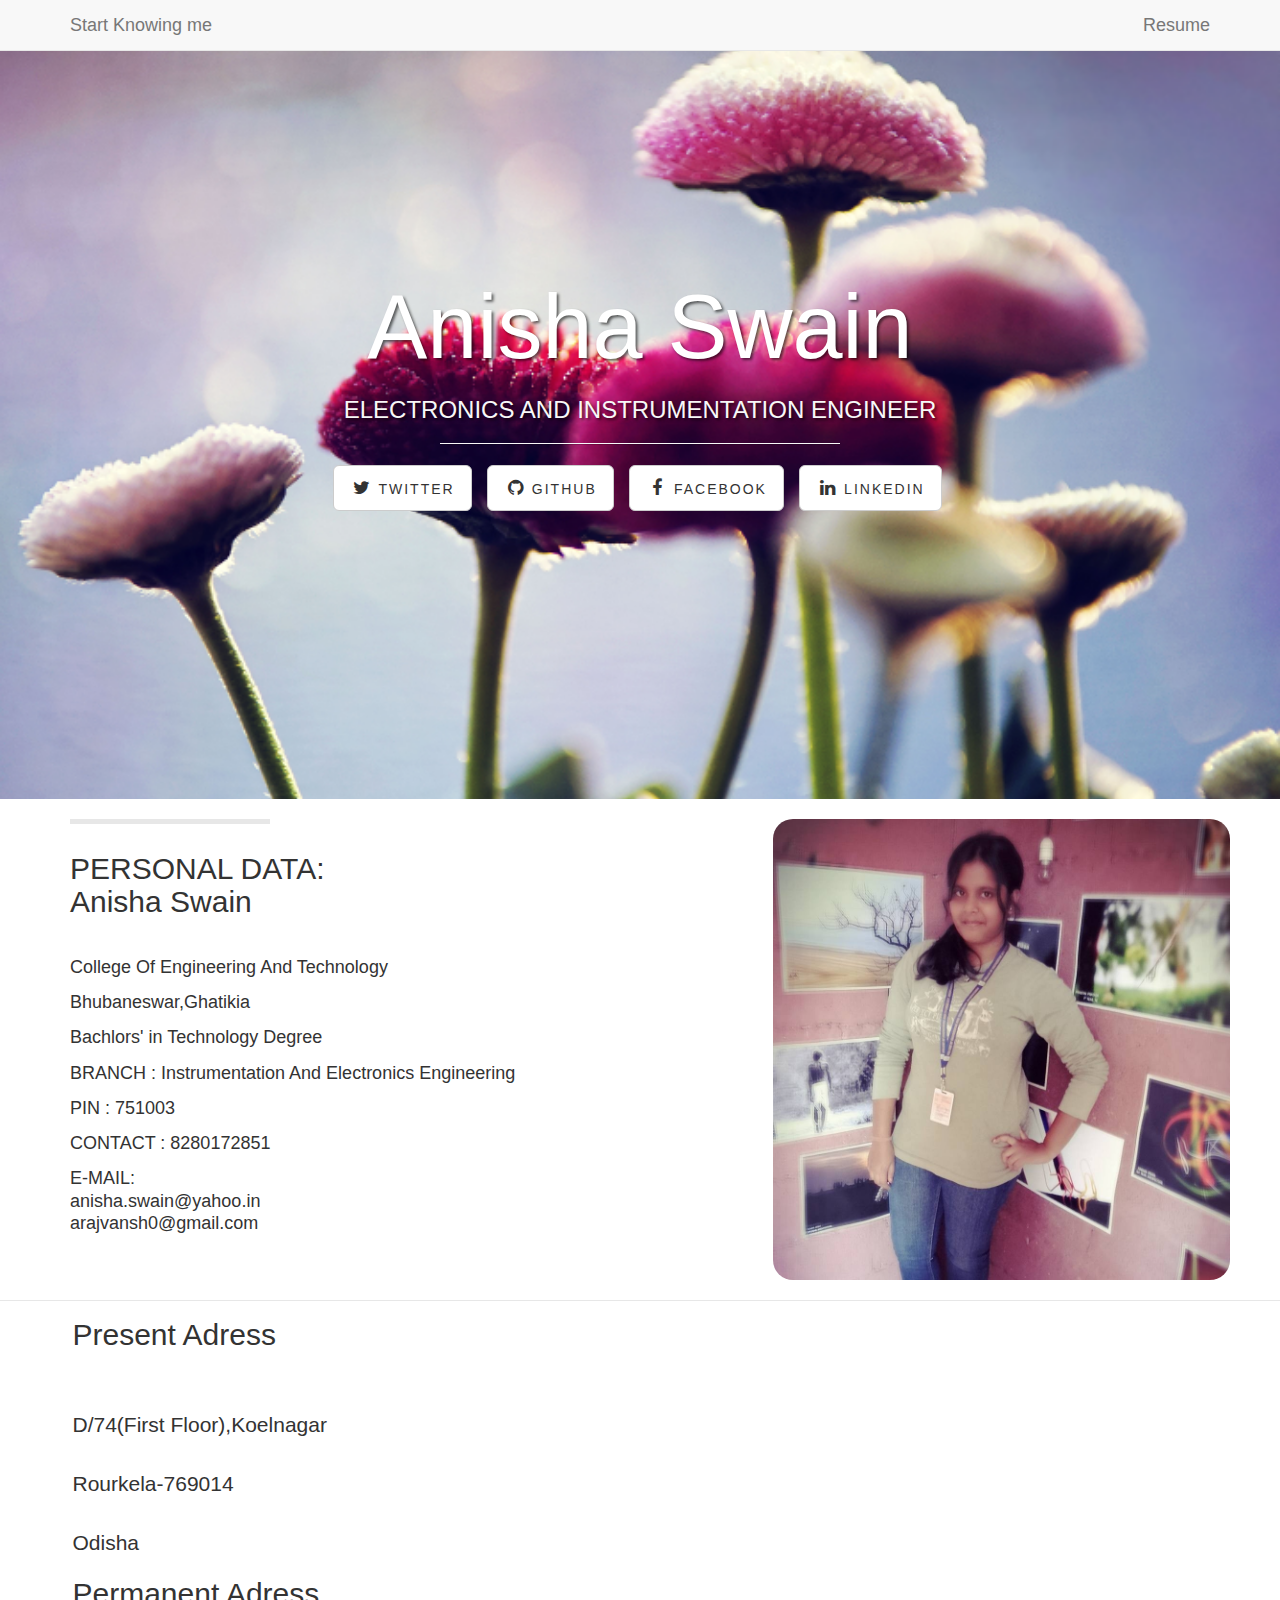
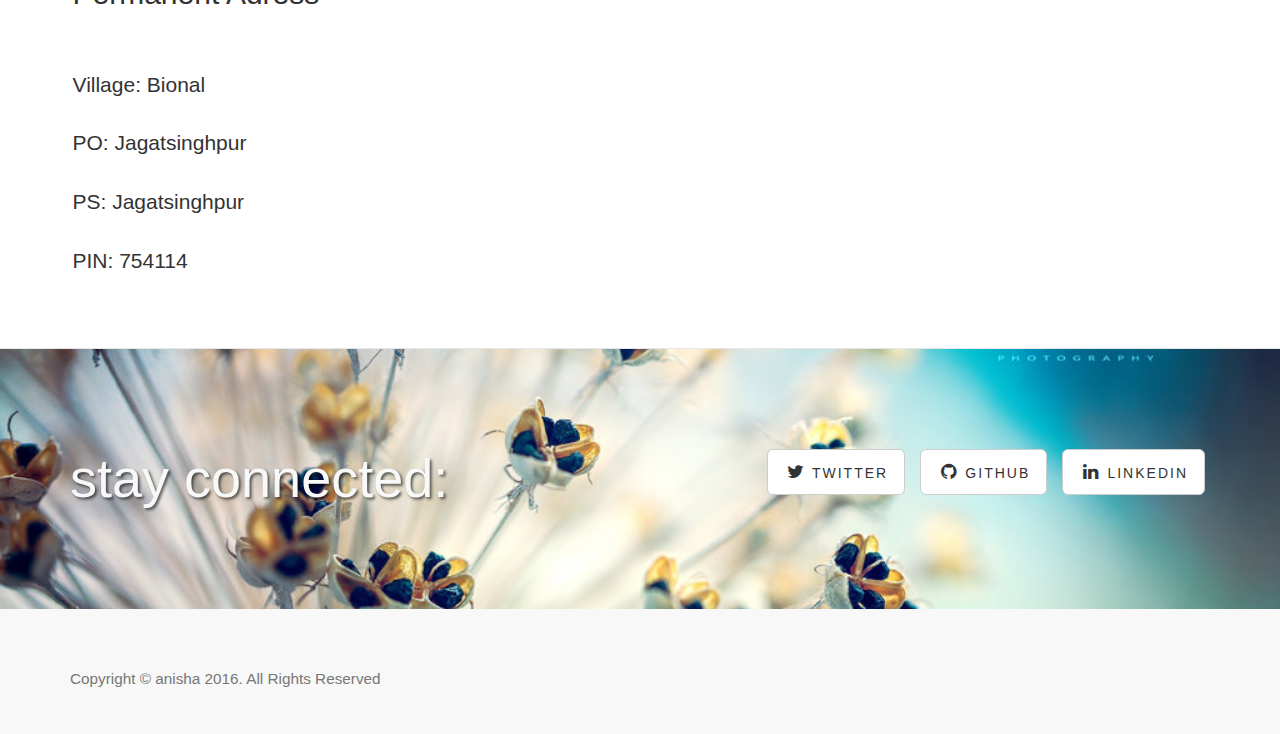
<file: index.html>
<!DOCTYPE html>
<html lang="en">

<head>

    <meta charset="utf-8">
    <meta http-equiv="X-UA-Compatible" content="IE=edge">
    <meta name="viewport" content="width=device-width, initial-scale=1">
    <meta name="description" content="">
    <meta name="author" content="">

    <title>itz me</title>

    <!-- Bootstrap Core CSS -->
    <link href="css/bootstrap.min.css" rel="stylesheet">

    <!-- Custom CSS -->
    <link href="css/landing-page.css" rel="stylesheet">

    <!-- Custom Fonts -->
    <link href="font-awesome/css/font-awesome.min.css" rel="stylesheet" type="text/css">
    <link href="http://fonts.googleapis.com/css?family=Lato:300,400,700,300italic,400italic,700italic" rel="stylesheet" type="text/css">
     <!--Load Bootstrap css-->
    <link href="//maxcdn.bootstrapcdn.com/bootstrap/3.3.0/css/bootstrap.min.css" rel="stylesheet">
    <!--load font awesome-->
    <link href="//maxcdn.bootstrapcdn.com/font-awesome/4.2.0/css/font-awesome.min.css" rel="stylesheet">
    <link rel="shortcut icon" href="./img/download.ico"> 


    <!-- HTML5 Shim and Respond.js IE8 support of HTML5 elements and media queries -->
    <!-- WARNING: Respond.js doesn't work if you view the page via file:// -->
    <!--[if lt IE 9]>
        <script src="https://oss.maxcdn.com/libs/html5shiv/3.7.0/html5shiv.js"></script>
        <script src="https://oss.maxcdn.com/libs/respond.js/1.4.2/respond.min.js"></script>
    <![endif]-->

</head>

<body>

    <!-- Navigation -->
    <nav class="navbar navbar-default navbar-fixed-top topnav" role="navigation">
        <div class="container topnav">
            <!-- Brand and toggle get grouped for better mobile display -->
            <div class="navbar-header">
                <button type="button" class="navbar-toggle" data-toggle="collapse" data-target="#bs-example-navbar-collapse-1">
                    <span class="sr-only">Toggle navigation</span>
                    <span class="icon-bar"></span>
                    <span class="icon-bar"></span>
                    <span class="icon-bar"></span>
                </button>
                <a class="navbar-brand topnav" href="#">Start Knowing me</a>
            </div>
            <!-- Collect the nav links, forms, and other content for toggling -->
            <div class="collapse navbar-collapse" id="bs-example-navbar-collapse-1">
                <ul class="nav navbar-nav navbar-right">
                    <li>
                        <a href="./orbit-v1.0/index.html" target="_blank">Resume</a>
    
                    </li>
                </ul>
            </div>
            <!-- /.navbar-collapse -->
        </div>
        <!-- /.container -->
    </nav>


    <!-- Header -->
    <a name="about"></a>
    <div class="intro-header">
        <div class="container">

            <div class="row">
                <div class="col-lg-12">
                    <div class="intro-message">
                     <h1>Anisha Swain</h1>
                        <h3>ELECTRONICS AND INSTRUMENTATION ENGINEER</h3>
                        <hr class="intro-divider">
                        <ul class="list-inline intro-social-buttons">
                            <li>
                                <a href="https://twitter.com/anishaswain?s=09" class="btn btn-default btn-lg"><i class="fa fa-twitter fa-fw"></i> <span class="network-name">Twitter</span></a>
                            </li>
                            <li>
                                <a href="https://github.com/Anisha1234" class="btn btn-default btn-lg"><i class="fa fa-github fa-fw"></i> <span class="network-name">Github</span></a>
                            </li>
                            <li>
                                <a href="https://www.facebook.com/anisha.swain.37" class="btn btn-default btn-lg"><i class="fa fa-facebook fa-fw"></i> <span class="network-name">Facebook</span></a>
                            </li>
                            <li>
                                <a href="https://www.linkedin.com/in/anisha-swain-17071611a?trk=nav_responsive_tab_profile" class="btn btn-default btn-lg"><i class="fa fa-linkedin fa-fw"></i> <span class="network-name">linkedin</span></a>
                            </li>
                        </ul>
                    </div>
                </div>
            </div> 

        </div>
        <!-- /.container -->

    </div>
    <!-- /.intro-header -->

    <!-- Page Content -->

	<a  name="services"></a>
    <div class="content-section-a">

        <div class="container">
            <div class="row">
                <div class="col-lg-5 col-sm-6">
                    <hr class="section-heading-spacer">
                    <div class="clearfix">
                    <h2 class="section-heading"><br>PERSONAL DATA:<br>Anisha Swain</h2>
                    <p class="lead">
                        <div>
                        <p><br>College Of Engineering And Technology</p>
                        <p><br>Bhubaneswar,Ghatikia</p>
                        <p><br>Bachlors' in Technology Degree</p>
                        <p><br>BRANCH : Instrumentation And Electronics Engineering</p>
                        <p><br>PIN : 751003</p>
                        <p><br>CONTACT : 8280172851</br></p>
                        <p><br>E-MAIL:<p>anisha.swain@yahoo.in</p> 
                                      <p>arajvansh0@gmail.com</br></p></p>
                    </div>
                    </p>
                    </div>
                </div>
                <div class="col-lg-5 col-lg-offset-2 col-sm-6">
                    <img class="img-responsive" src="img/mee1.jpg" alt="">
                </div>
            </div>

        </div>
        <!-- /.container -->

    </div>
    <!-- /.content-section-a -->

    <div class="content-section-b">

        <div class="container">

            <div class="row">
                <div class="col-lg-5 col-lg-offset-1 col-sm-push-6  col-sm-6">
                    <div class="clearfix">
                    
                    <h2 class="section-heading">Present Adress</h2>
                        <div class="spacer">
                            <p class="lead"><br>D/74(First Floor),Koelnagar</br>
                                            <br>Rourkela-769014</br>
                                            <br>Odisha</br></p>
                    <h2 class="section-heading">Permanent Adress</h2>        
                            <p class="lead"><br>Village: Bional</br>
                                            <br>PO: Jagatsinghpur</br>
                                            <br>PS: Jagatsinghpur</br>
                                            <br>PIN: 754114</br></p>
                        </div>
                            
                    </div>
                </div>
               
            </div>
           
        </div>
       
        <!-- /.container -->

    </div>
    <!-- /.content-section-b -->

    
        <!-- /.container -->

    </div>
    <!-- /.content-section-a -->

	<a  name="contact"></a>
    <div class="banner">

        <div class="container">

            <div class="row">
                <div class="col-lg-6">
                    <h2>stay connected:</h2>
                </div>
                <div class="col-lg-6">
                    <ul class="list-inline banner-social-buttons">
                         <li>
                                <a href="https://twitter.com/anishaswain?s=09" class="btn btn-default btn-lg"><i class="fa fa-twitter fa-fw"></i> <span class="network-name">Twitter</span></a>
                            </li>
                            <li>
                                <a href="https://github.com/Anisha1234" class="btn btn-default btn-lg"><i class="fa fa-github fa-fw"></i> <span class="network-name">Github</span></a>
                            </li>
                            
                            <li>
                                <a href="https://www.linkedin.com/in/anisha-swain-17071611a?trk=nav_responsive_tab_profile" class="btn btn-default btn-lg"><i class="fa fa-linkedin fa-fw"></i> <span class="network-name">linkedin</span></a>
                            </li>
                    </ul>
                </div>
            </div>

        </div>
        <!-- /.container -->

    </div>
    <!-- /.banner -->

    <!-- Footer -->
    <footer>
        <div class="container">
            <div class="row">
                <div class="col-lg-12">
                    <ul class="list-inline">
                        
                    </ul>
                    <p class="copyright text-muted small">Copyright &copy; anisha 2016. All Rights Reserved</p>
                </div>
            </div>
        </div>
    </footer>

    <!-- jQuery -->
    <script src="js/jquery.js"></script>

    <!-- Bootstrap Core JavaScript -->
    <script src="js/bootstrap.min.js"></script>

</body>

</html>
</file>
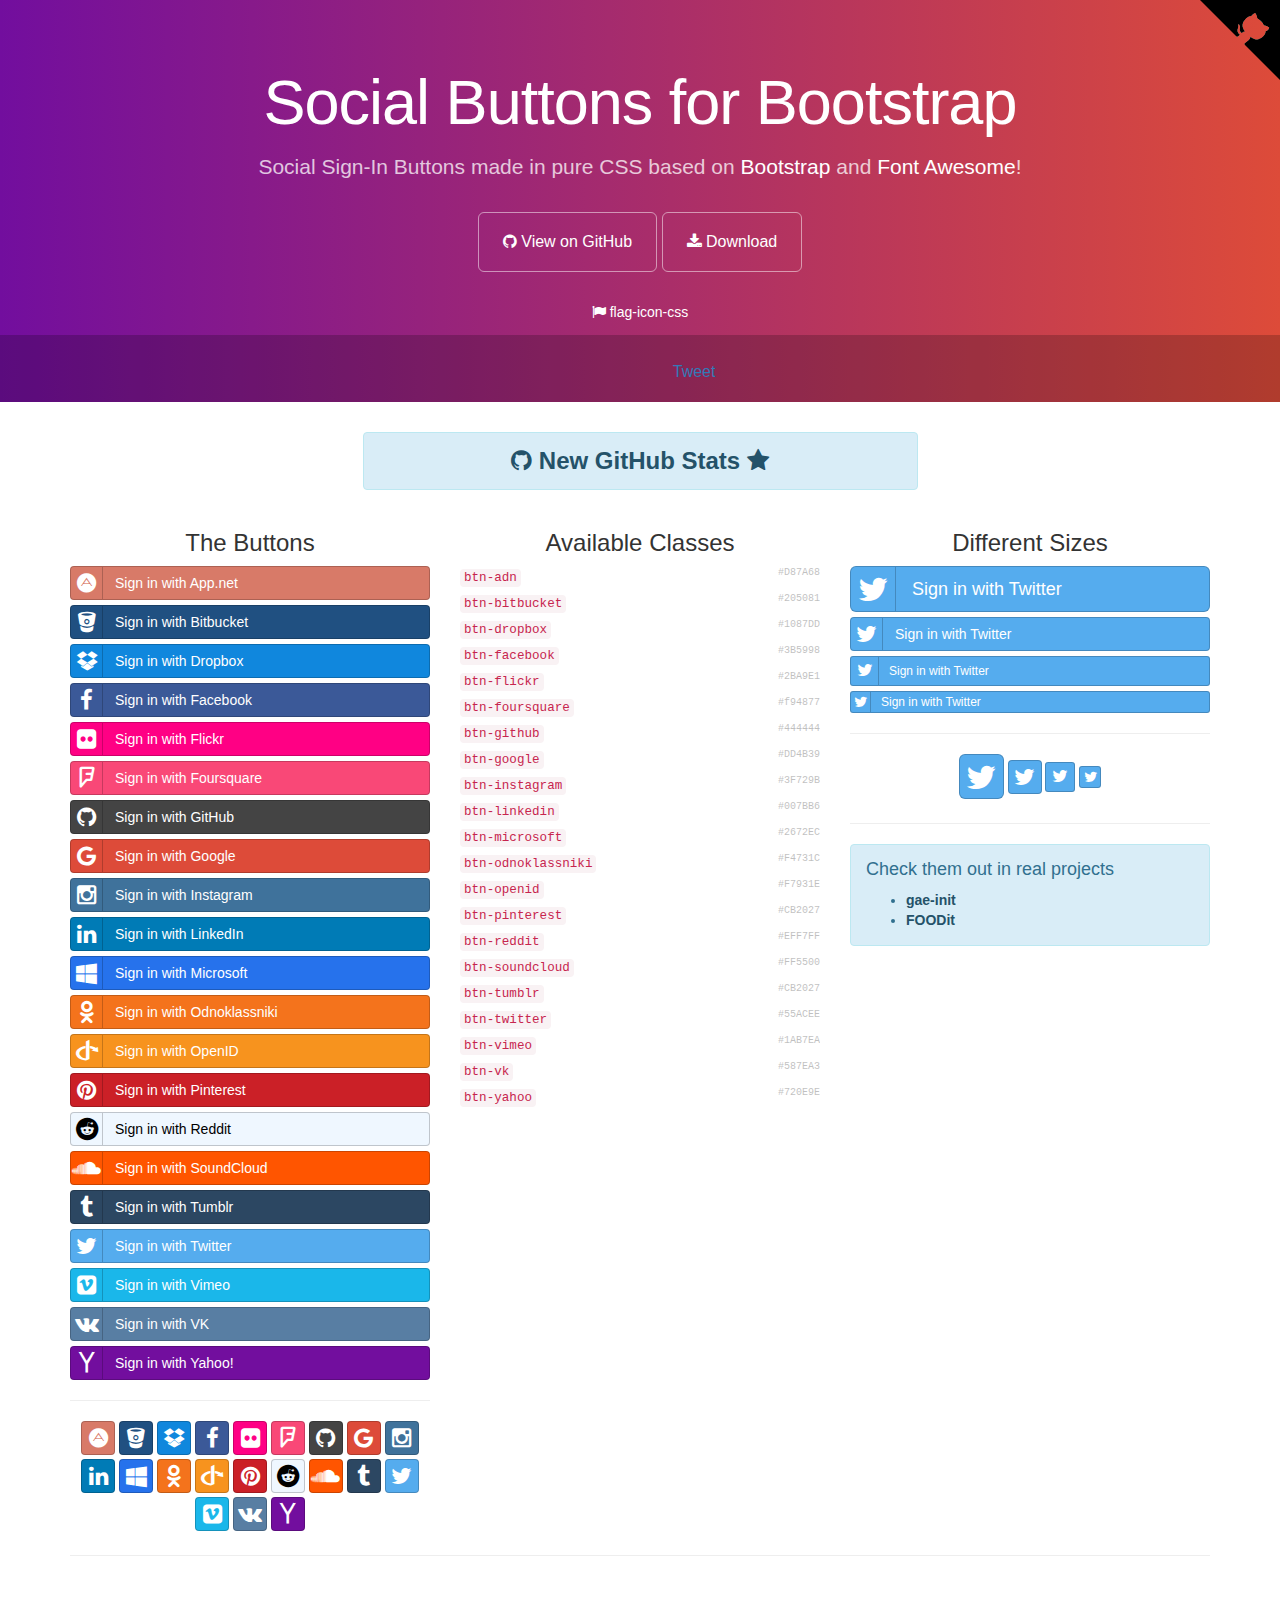
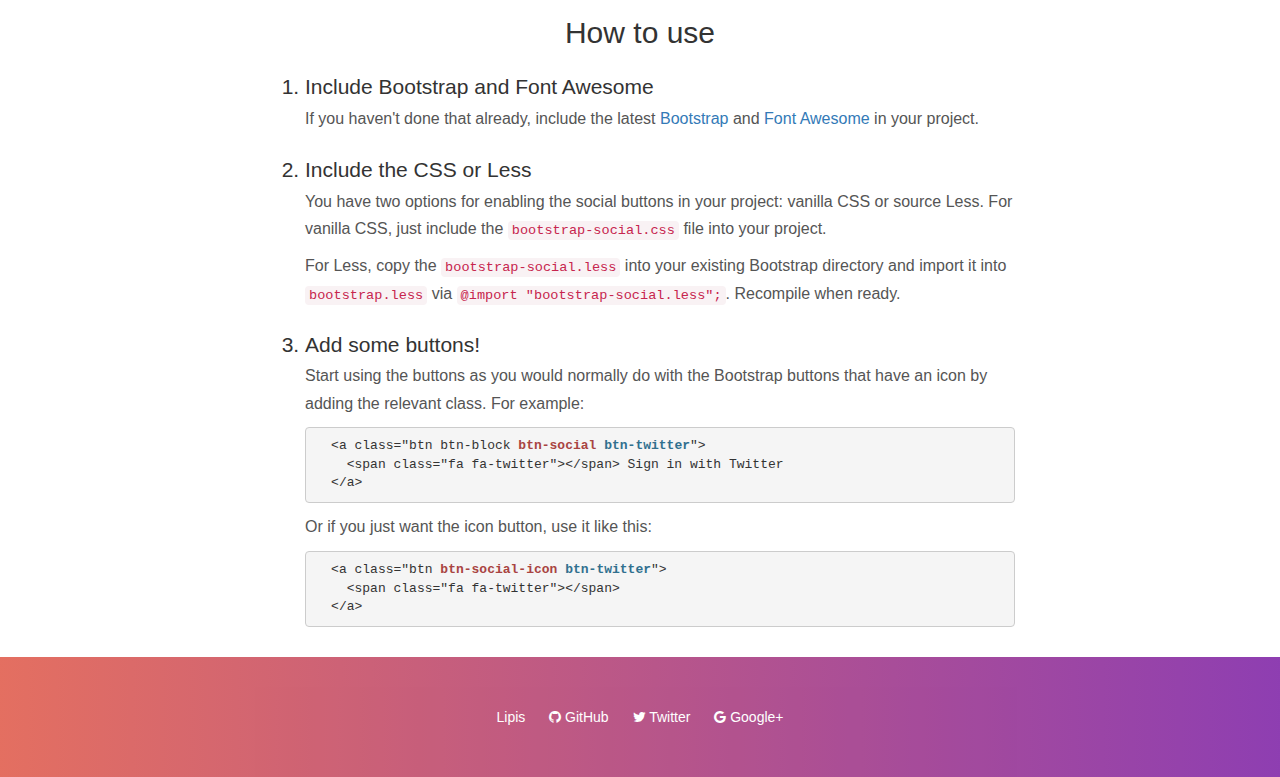
<file: bootstrap-social-gh-pages/index.html>
<!DOCTYPE html>
<html lang="en">
  <head>
    <meta charset="utf-8">
    <meta name="viewport" content="width=device-width, initial-scale=1.0">
    <meta property="og:title" content="Social Buttons for Bootstrap" />
    <meta property="og:description" content="Social Sign-In Buttons made in pure CSS based on Bootstrap and Font Awesome!" />
    <meta property="og:type" content="website" />
    <meta property="og:url" content="http://lipis.github.io/bootstrap-social/" />
    <meta property="og:image" content="http://lipis.github.io/bootstrap-social/assets/img/bootstrap-social.png" />

    <title>Social Buttons for Bootstrap</title>
    <link href="assets/css/bootstrap.css" rel="stylesheet">
    <link href="assets/css/font-awesome.css" rel="stylesheet">
    <link href="assets/css/docs.css" rel="stylesheet" >

    <link href="bootstrap-social.css" rel="stylesheet" >

    <script type="text/javascript">
      var _gaq = _gaq || [];
      _gaq.push(['_setAccount', 'UA-42119746-1']);
      _gaq.push(['_trackPageview']);

      (function() {
        var ga = document.createElement('script'); ga.type = 'text/javascript'; ga.async = true;
        ga.src = ('https:' == document.location.protocol ? 'https://ssl' : 'http://www') + '.google-analytics.com/ga.js';
        var s = document.getElementsByTagName('script')[0]; s.parentNode.insertBefore(ga, s);
      })();
    </script>
  </head>

  <body>
    <div class="jumbotron">
      <div class="container">
        <h1>Social Buttons for Bootstrap</h1>
        <p>
          Social Sign-In Buttons made in pure CSS based on
          <a href="https://getbootstrap.com/">Bootstrap</a> and
          <a href="https://fortawesome.github.io/Font-Awesome/">Font Awesome</a>!
        </p>
        <a href="https://github.com/lipis/bootstrap-social" class="btn btn-outline btn-lg" onclick="_gaq.push(['_trackEvent', 'exit', 'header', 'GitHub']);"><span class="fa fa-github"></span> View on GitHub</a>
        <a href="https://github.com/lipis/bootstrap-social/archive/gh-pages.zip" class="btn btn-outline btn-lg" onclick="_gaq.push(['_trackEvent', 'exit', 'download', 'bootstrap-social']);"><span class="fa fa-download"></span> Download</a>
        <ul class="jumbotron-links">
          <li><a href="http://lipis.github.io/flag-icon-css" onclick="_gaq.push(['_trackEvent', 'exit', 'header', 'flag-icon-css']);"><span class="fa fa-flag"></span> flag-icon-css</a></li>
        </ul>
      </div>
      <div class="bottom">
        <iframe src="https://ghbtns.com/github-btn.html?user=lipis&amp;repo=bootstrap-social&amp;type=watch&amp;count=true" class="social-share"></iframe>
        <a href="https://twitter.com/share" class="social-share twitter-share-button" data-url="http://lipis.github.io/bootstrap-social/" data-text="Social Sign-In Buttons made in pure CSS based on Bootstrap and Font Awesome!" data-via="lipis" data-hashtags="bootstrap css">Tweet</a>
      </div>
    </div>
    <div class="container">
      <div class="row">
        <div class="col-sm-offset-3 col-sm-6">
          <div class="alert alert-info text-center">
            <a class="alert-link h3" href="http://githubstats.lip.is/" onclick="_gaq.push(['_trackEvent', 'exit', 'banner', 'githubstats']);">
              <span class="fa fa-github"></span>
              New GitHub Stats
              <span class="fa fa-star"></span>
            </a>
          </div>
        </div>
      </div>

      <div class="row">
        <div class="col-sm-4 social-buttons">
          <h3 class="text-center">The Buttons</h3>
          <a class="btn btn-block btn-social btn-adn" onclick="_gaq.push(['_trackEvent', 'btn-social', 'click', 'btn-adn']);">
            <span class="fa fa-adn"></span> Sign in with App.net
          </a>
          <a class="btn btn-block btn-social btn-bitbucket" onclick="_gaq.push(['_trackEvent', 'btn-social', 'click', 'btn-bitbucket']);">
            <span class="fa fa-bitbucket"></span> Sign in with Bitbucket
          </a>
          <a class="btn btn-block btn-social btn-dropbox" onclick="_gaq.push(['_trackEvent', 'btn-social', 'click', 'btn-dropbox']);">
            <span class="fa fa-dropbox"></span> Sign in with Dropbox
          </a>
          <a class="btn btn-block btn-social btn-facebook" onclick="_gaq.push(['_trackEvent', 'btn-social', 'click', 'btn-facebook']);">
            <span class="fa fa-facebook"></span> Sign in with Facebook
          </a>
          <a class="btn btn-block btn-social btn-flickr" onclick="_gaq.push(['_trackEvent', 'btn-social', 'click', 'btn-flickr']);">
            <span class="fa fa-flickr"></span> Sign in with Flickr
          </a>
          <a class="btn btn-block btn-social btn-foursquare" onclick="_gaq.push(['_trackEvent', 'btn-social', 'click', 'btn-foursquare']);">
            <span class="fa fa-foursquare"></span> Sign in with Foursquare
          </a>
          <a class="btn btn-block btn-social btn-github" onclick="_gaq.push(['_trackEvent', 'btn-social', 'click', 'btn-github']);">
            <span class="fa fa-github"></span> Sign in with GitHub
          </a>
          <a class="btn btn-block btn-social btn-google" onclick="_gaq.push(['_trackEvent', 'btn-social', 'click', 'btn-google']);">
            <span class="fa fa-google"></span> Sign in with Google
          </a>
          <a class="btn btn-block btn-social btn-instagram" onclick="_gaq.push(['_trackEvent', 'btn-social', 'click', 'btn-instagram']);">
            <span class="fa fa-instagram"></span> Sign in with Instagram
          </a>
          <a class="btn btn-block btn-social btn-linkedin" onclick="_gaq.push(['_trackEvent', 'btn-social', 'click', 'btn-linkedin']);">
            <span class="fa fa-linkedin"></span> Sign in with LinkedIn
          </a>
          <a class="btn btn-block btn-social btn-microsoft" onclick="_gaq.push(['_trackEvent', 'btn-social', 'click', 'btn-microsoft']);">
            <span class="fa fa-windows"></span> Sign in with Microsoft
          </a>
          <a class="btn btn-block btn-social btn-odnoklassniki" onclick="_gaq.push(['_trackEvent', 'btn-social', 'click', 'btn-odnoklassniki']);">
            <span class="fa fa-odnoklassniki"></span> Sign in with Odnoklassniki
          </a>
          <a class="btn btn-block btn-social btn-openid" onclick="_gaq.push(['_trackEvent', 'btn-social', 'click', 'btn-openid']);">
            <span class="fa fa-openid"></span> Sign in with OpenID
          </a>
          <a class="btn btn-block btn-social btn-pinterest" onclick="_gaq.push(['_trackEvent', 'btn-social', 'click', 'btn-pinterest']);">
            <span class="fa fa-pinterest"></span> Sign in with Pinterest
          </a>
          <a class="btn btn-block btn-social btn-reddit" onclick="_gaq.push(['_trackEvent', 'btn-social', 'click', 'btn-reddit']);">
            <span class="fa fa-reddit"></span> Sign in with Reddit
          </a>
          <a class="btn btn-block btn-social btn-soundcloud" onclick="_gaq.push(['_trackEvent', 'btn-social', 'click', 'btn-soundcloud']);">
            <span class="fa fa-soundcloud"></span> Sign in with SoundCloud
          </a>
          <a class="btn btn-block btn-social btn-tumblr" onclick="_gaq.push(['_trackEvent', 'btn-social', 'click', 'btn-tumblr']);">
            <span class="fa fa-tumblr"></span> Sign in with Tumblr
          </a>
          <a class="btn btn-block btn-social btn-twitter" onclick="_gaq.push(['_trackEvent', 'btn-social', 'click', 'btn-twitter']);">
            <span class="fa fa-twitter"></span> Sign in with Twitter
          </a>
          <a class="btn btn-block btn-social btn-vimeo" onclick="_gaq.push(['_trackEvent', 'btn-social', 'click', 'btn-vimeo']);">
            <span class="fa fa-vimeo-square"></span> Sign in with Vimeo
          </a>
          <a class="btn btn-block btn-social btn-vk" onclick="_gaq.push(['_trackEvent', 'btn-social', 'click', 'btn-vk']);">
            <span class="fa fa-vk"></span> Sign in with VK
          </a>
          <a class="btn btn-block btn-social btn-yahoo" onclick="_gaq.push(['_trackEvent', 'btn-social', 'click', 'btn-yahoo']);">
            <span class="fa fa-yahoo"></span> Sign in with Yahoo!
          </a>

          <hr>

          <div class="text-center">
            <a class="btn btn-social-icon btn-adn" onclick="_gaq.push(['_trackEvent', 'btn-social-icon', 'click', 'btn-adn']);"><span class="fa fa-adn"></span></a>
            <a class="btn btn-social-icon btn-bitbucket" onclick="_gaq.push(['_trackEvent', 'btn-social-icon', 'click', 'btn-bitbucket']);"><span class="fa fa-bitbucket"></span></a>
            <a class="btn btn-social-icon btn-dropbox" onclick="_gaq.push(['_trackEvent', 'btn-social-icon', 'click', 'btn-dropbox']);"><span class="fa fa-dropbox"></span></a>
            <a class="btn btn-social-icon btn-facebook" onclick="_gaq.push(['_trackEvent', 'btn-social-icon', 'click', 'btn-facebook']);"><span class="fa fa-facebook"></span></a>
            <a class="btn btn-social-icon btn-flickr" onclick="_gaq.push(['_trackEvent', 'btn-social-icon', 'click', 'btn-flickr']);"><span class="fa fa-flickr"></span></a>
            <a class="btn btn-social-icon btn-foursquare" onclick="_gaq.push(['_trackEvent', 'btn-social-icon', 'click', 'btn-foursquare']);"><span class="fa fa-foursquare"></span></a>
            <a class="btn btn-social-icon btn-github" onclick="_gaq.push(['_trackEvent', 'btn-social-icon', 'click', 'btn-github']);"><span class="fa fa-github"></span></a>
            <a class="btn btn-social-icon btn-google" onclick="_gaq.push(['_trackEvent', 'btn-social-icon', 'click', 'btn-google']);"><span class="fa fa-google"></span></a>
            <a class="btn btn-social-icon btn-instagram" onclick="_gaq.push(['_trackEvent', 'btn-social-icon', 'click', 'btn-instagram']);"><span class="fa fa-instagram"></span></a>
            <a class="btn btn-social-icon btn-linkedin" onclick="_gaq.push(['_trackEvent', 'btn-social-icon', 'click', 'btn-linkedin']);"><span class="fa fa-linkedin"></span></a>
            <a class="btn btn-social-icon btn-microsoft" onclick="_gaq.push(['_trackEvent', 'btn-social-icon', 'click', 'btn-microsoft']);"><span class="fa fa-windows"></span></a>
            <a class="btn btn-social-icon btn-odnoklassniki" onclick="_gaq.push(['_trackEvent', 'btn-social-icon', 'click', 'btn-odnoklassniki']);"><span class="fa fa-odnoklassniki"></span></a>
            <a class="btn btn-social-icon btn-openid" onclick="_gaq.push(['_trackEvent', 'btn-social-icon', 'click', 'btn-openid']);"><span class="fa fa-openid"></span></a>
            <a class="btn btn-social-icon btn-pinterest" onclick="_gaq.push(['_trackEvent', 'btn-social-icon', 'click', 'btn-pinterest']);"><span class="fa fa-pinterest"></span></a>
            <a class="btn btn-social-icon btn-reddit" onclick="_gaq.push(['_trackEvent', 'btn-social-icon', 'click', 'btn-reddit']);"><span class="fa fa-reddit"></span></a>
            <a class="btn btn-social-icon btn-soundcloud" onclick="_gaq.push(['_trackEvent', 'btn-social-icon', 'click', 'btn-soundcloud']);"><span class="fa fa-soundcloud"></span></a>
            <a class="btn btn-social-icon btn-tumblr" onclick="_gaq.push(['_trackEvent', 'btn-social-icon', 'click', 'btn-tumblr']);"><span class="fa fa-tumblr"></span></a>
            <a class="btn btn-social-icon btn-twitter" onclick="_gaq.push(['_trackEvent', 'btn-social-icon', 'click', 'btn-twitter']);"><span class="fa fa-twitter"></span></a>
            <a class="btn btn-social-icon btn-vimeo" onclick="_gaq.push(['_trackEvent', 'btn-social-icon', 'click', 'btn-vimeo']);"><span class="fa fa-vimeo-square"></span></a>
            <a class="btn btn-social-icon btn-vk" onclick="_gaq.push(['_trackEvent', 'btn-social-icon', 'click', 'btn-vk']);"><span class="fa fa-vk"></span></a>
            <a class="btn btn-social-icon btn-yahoo" onclick="_gaq.push(['_trackEvent', 'btn-social-icon', 'click', 'btn-yahoo']);"><span class="fa fa-yahoo"></span></a>
          </div>
        </div>

        <div class="col-sm-4">
          <h3 class="text-center">Available Classes</h3>
          <ul class="social-class list-unstyled">
            <li data-code="adn" data-name="App.net"><code>btn-adn</code> <span class="social-hex">#D87A68</span></li>
            <li data-code="bitbucket" data-name="Bitbucket"><code>btn-bitbucket</code> <span class="social-hex">#205081</span></li>
            <li data-code="dropbox" data-name="Dropbox"><code>btn-dropbox</code> <span class="social-hex">#1087DD</span></li>
            <li data-code="facebook" data-name="Facebook"><code>btn-facebook</code> <span class="social-hex">#3B5998</span></li>
            <li data-code="flickr" data-name="Flickr"><code>btn-flickr</code> <span class="social-hex">#2BA9E1</span></li>
            <li data-code="foursquare" data-name="Foursquare"><code>btn-foursquare</code> <span class="social-hex">#f94877</span></li>
            <li data-code="github" data-name="GitHub"><code>btn-github</code> <span class="social-hex">#444444</span></li>
            <li data-code="google" data-name="Google"><code>btn-google</code> <span class="social-hex">#DD4B39</span></li>
            <li data-code="instagram" data-name="Instagram"><code>btn-instagram</code> <span class="social-hex">#3F729B</span></li>
            <li data-code="linkedin" data-name="LinkedIn"><code>btn-linkedin</code> <span class="social-hex">#007BB6</span></li>
            <li data-code="microsoft" data-icon="windows" data-name="Microsoft"><code>btn-microsoft</code> <span class="social-hex">#2672EC</span></li>
            <li data-code="odnoklassniki" data-name="Odnoklassniki"><code>btn-odnoklassniki</code> <span class="social-hex">#F4731C</span></li>
            <li data-code="openid" data-name="OpenID"><code>btn-openid</code> <span class="social-hex">#F7931E</span></li>
            <li data-code="pinterest" data-name="Pinterest"><code>btn-pinterest</code> <span class="social-hex">#CB2027</span></li>
            <li data-code="reddit" data-name="Reddit"><code>btn-reddit</code> <span class="social-hex">#EFF7FF</span></li>
            <li data-code="soundcloud" data-name="SoundCloud"><code>btn-soundcloud</code> <span class="social-hex">#FF5500</span></li>
            <li data-code="tumblr" data-name="Tumblr"><code>btn-tumblr</code> <span class="social-hex">#CB2027</span></li>
            <li data-code="twitter" data-name="Twitter"><code>btn-twitter</code> <span class="social-hex">#55ACEE</span></li>
            <li data-code="vimeo" data-icon="vimeo-square" data-name="Vimeo"><code>btn-vimeo</code> <span class="social-hex">#1AB7EA</span></li>
            <li data-code="vk" data-name="VK"><code>btn-vk</code> <span class="social-hex">#587EA3</span></li>
            <li data-code="yahoo" data-name="Yahoo!"><code>btn-yahoo</code> <span class="social-hex">#720E9E</span></li>
          </ul>
        </div>
        <div class="col-sm-4">
          <div class="social-sizes">
            <h3 class="text-center">Different Sizes</h3>
            <a class="btn btn-block btn-social btn-lg btn-google" onclick="_gaq.push(['_trackEvent', 'btn-social', 'click', 'btn-lg']);">
              <span class="fa fa-google"></span>
              Sign in with Google
            </a>
            <a class="btn btn-block btn-social btn-google" onclick="_gaq.push(['_trackEvent', 'btn-social', 'click', 'btn-md']);">
              <span class="fa fa-google"></span>
              Sign in with Google
            </a>
            <a class="btn btn-block btn-social btn-sm btn-google" onclick="_gaq.push(['_trackEvent', 'btn-social', 'click', 'btn-sm']);">
              <span class="fa fa-google"></span>
              Sign in with Google
            </a>
            <a class="btn btn-block btn-social btn-xs btn-google" onclick="_gaq.push(['_trackEvent', 'btn-social', 'click', 'btn-xs']);">
              <span class="fa fa-google"></span>
              Sign in with Google
            </a>
            <hr>
            <div class="text-center">
              <a class="btn btn-social-icon btn-lg btn-google" onclick="_gaq.push(['_trackEvent', 'btn-social-icon', 'click', 'btn-lg']);"><span class="fa fa-google"></span></a>
              <a class="btn btn-social-icon btn-google" onclick="_gaq.push(['_trackEvent', 'btn-social-icon', 'click', 'btn-md']);"><span class="fa fa-google"></span></a>
              <a class="btn btn-social-icon btn-sm btn-google" onclick="_gaq.push(['_trackEvent', 'btn-social-icon', 'click', 'btn-sm']);"><span class="fa fa-google"></span></a>
              <a class="btn btn-social-icon btn-xs btn-google" onclick="_gaq.push(['_trackEvent', 'btn-social-icon', 'click', 'btn-xs']);"><span class="fa fa-google"></span></a>
            </div>
          </div>
          <hr>
          <div class="alert alert-info">
            <h4>Check them out in real projects</h4>
            <ul>
              <li><a class="alert-link" href="https://gae-init.appspot.com/signin/" onclick="_gaq.push(['_trackEvent', 'exit', 'body', 'gae-init']);">gae-init</a></li>
              <li><a class="alert-link" href="https://restaurant.app.foodit.com/rms/signin" onclick="_gaq.push(['_trackEvent', 'exit', 'body', 'foodit']);">FOODit</a></li>
            </ul>
          </div>
        </div>
      </div>
      <hr>
    </div>
    <div class="how-to">
      <div class="container">
        <div class="row">
          <div class="col-md-8 col-md-offset-2">
            <h2>How to use</h2>
            <ol>
              <li>
                Include Bootstrap and Font Awesome
                <p>
                  If you haven't done that already, include the latest
                  <a href="http://twitter.github.io/bootstrap/">Bootstrap</a>
                  and <a href="http://fortawesome.github.io/Font-Awesome/">Font Awesome</a> in your project.
                </p>
              </li>
              <li>
                Include the CSS or Less
                <p>
                  You have two options for enabling the social buttons in your project:
                  vanilla CSS or source Less. For vanilla CSS, just include the
                  <code>bootstrap-social.css</code> file into your project.
                </p>
                <p>
                  For Less, copy the <code>bootstrap-social.less</code> into
                  your existing Bootstrap directory and import it into
                  <code>bootstrap.less</code> via
                  <code>@import "bootstrap-social.less";</code>. Recompile when ready.
                </p>
              </li>
              <li>
                Add some buttons!
                <p>
                  Start using the buttons as you would normally do with the
                  Bootstrap buttons that have an icon by adding the relevant
                  class. For example:
                </p>
                <pre>
  &lt;a class=&quot;btn btn-block <strong class="text-danger">btn-social</strong> <strong class="text-info">btn-twitter</strong>&quot;&gt;
    &lt;span class=&quot;fa fa-twitter&quot;&gt;&lt;/span&gt; Sign in with Twitter
  &lt;/a&gt;</pre>
                <p>
                  Or if you just want the icon button, use it like this:
                </p>
                <pre>
  &lt;a class=&quot;btn <strong class="text-danger">btn-social-icon</strong> <strong class="text-info">btn-twitter</strong>&quot;&gt;
    &lt;span class=&quot;fa fa-twitter&quot;&gt;&lt;/span&gt;
  &lt;/a&gt;</pre>
              </li>
            </ol>
          </div>
        </div>
      </div>
    </div>
    <footer>
      <ul class="links">
        <li><a href="https://lip.is" onclick="_gaq.push(['_trackEvent', 'exit', 'footer', 'Lipis']);">Lipis</a></li>
        <li><a href="https://github.com/lipis" onclick="_gaq.push(['_trackEvent', 'exit', 'footer', 'GitHub']);"><span class="fa fa-github"></span> GitHub</a></li>
        <li><a href="https://twitter.com/lipis" onclick="_gaq.push(['_trackEvent', 'exit', 'footer', 'Twitter']);"><span class="fa fa-twitter"></span> Twitter</a></li>
        <li><a href="https://google.com/+PanayiotisLipiridis" onclick="_gaq.push(['_trackEvent', 'exit', 'footer', 'Google+']);"><span class="fa fa-google"></span> Google+</a></li>
      </ul>
    </footer>
    <a href="https://github.com/lipis/bootstrap-social" title="Fork me on GitHub" class="github-corner"><svg width="80" height="80" viewbox="0 0 250 250"><title>Fork me on GitHub</title><path d="M0 0h250v250"></path><path d="M127.4 110c-14.6-9.2-9.4-19.5-9.4-19.5 3-7 1.5-11 1.5-11-1-6.2 3-2 3-2 4 4.7 2 11 2 11-2.2 10.4 5 14.8 9 16.2" fill="currentColor" style="transform-origin:130px 110px" class="octo-arm"></path><path d="M113.2 114.3s3.6 1.6 4.7.6l15-13.7c3-2.4 6-3 8.2-2.7-8-11.2-14-25 3-41 4.7-4.4 10.6-6.4 16.2-6.4.6-1.6 3.6-7.3 11.8-10.7 0 0 4.5 2.7 6.8 16.5 4.3 2.7 8.3 6 12 9.8 3.3 3.5 6.7 8 8.6 12.3 14 3 16.8 8 16.8 8-3.4 8-9.4 11-11.4 11 0 5.8-2.3 11-7.5 15.5-16.4 16-30 9-40 .2 0 3-1 7-5.2 11l-13.3 11c-1 1 .5 5.3.8 5z" fill="currentColor" class="octo-body"></path></svg><style> .github-corner svg{position:absolute;right:0;top:0;mix-blend-mode:darken;color:#ffffff;fill:#000000;}.github-corner:hover .octo-arm{animation:octocat-wave .56s;}@keyframes octocat-wave{0%, 100%{transform:rotate(0);}20%, 60%{transform:rotate(-20deg);}40%, 80%{transform:rotate(10deg);}}</style></a>
    <!-- Some JavaScript that is used only in this demo, not needed for the buttons -->
    <script src="assets/js/jquery.js"></script>
    <script src="assets/js/docs.js"></script>
    <script>
      !function(d,s,id){var js,fjs=d.getElementsByTagName(s)[0],p=/^http:/.test(d.location)?'http':'https';if(!d.getElementById(id)){js=d.createElement(s);js.id=id;js.src=p+'://platform.twitter.com/widgets.js';fjs.parentNode.insertBefore(js,fjs);}}(document, 'script', 'twitter-wjs');
    </script>
  </body>
</html>
</file>
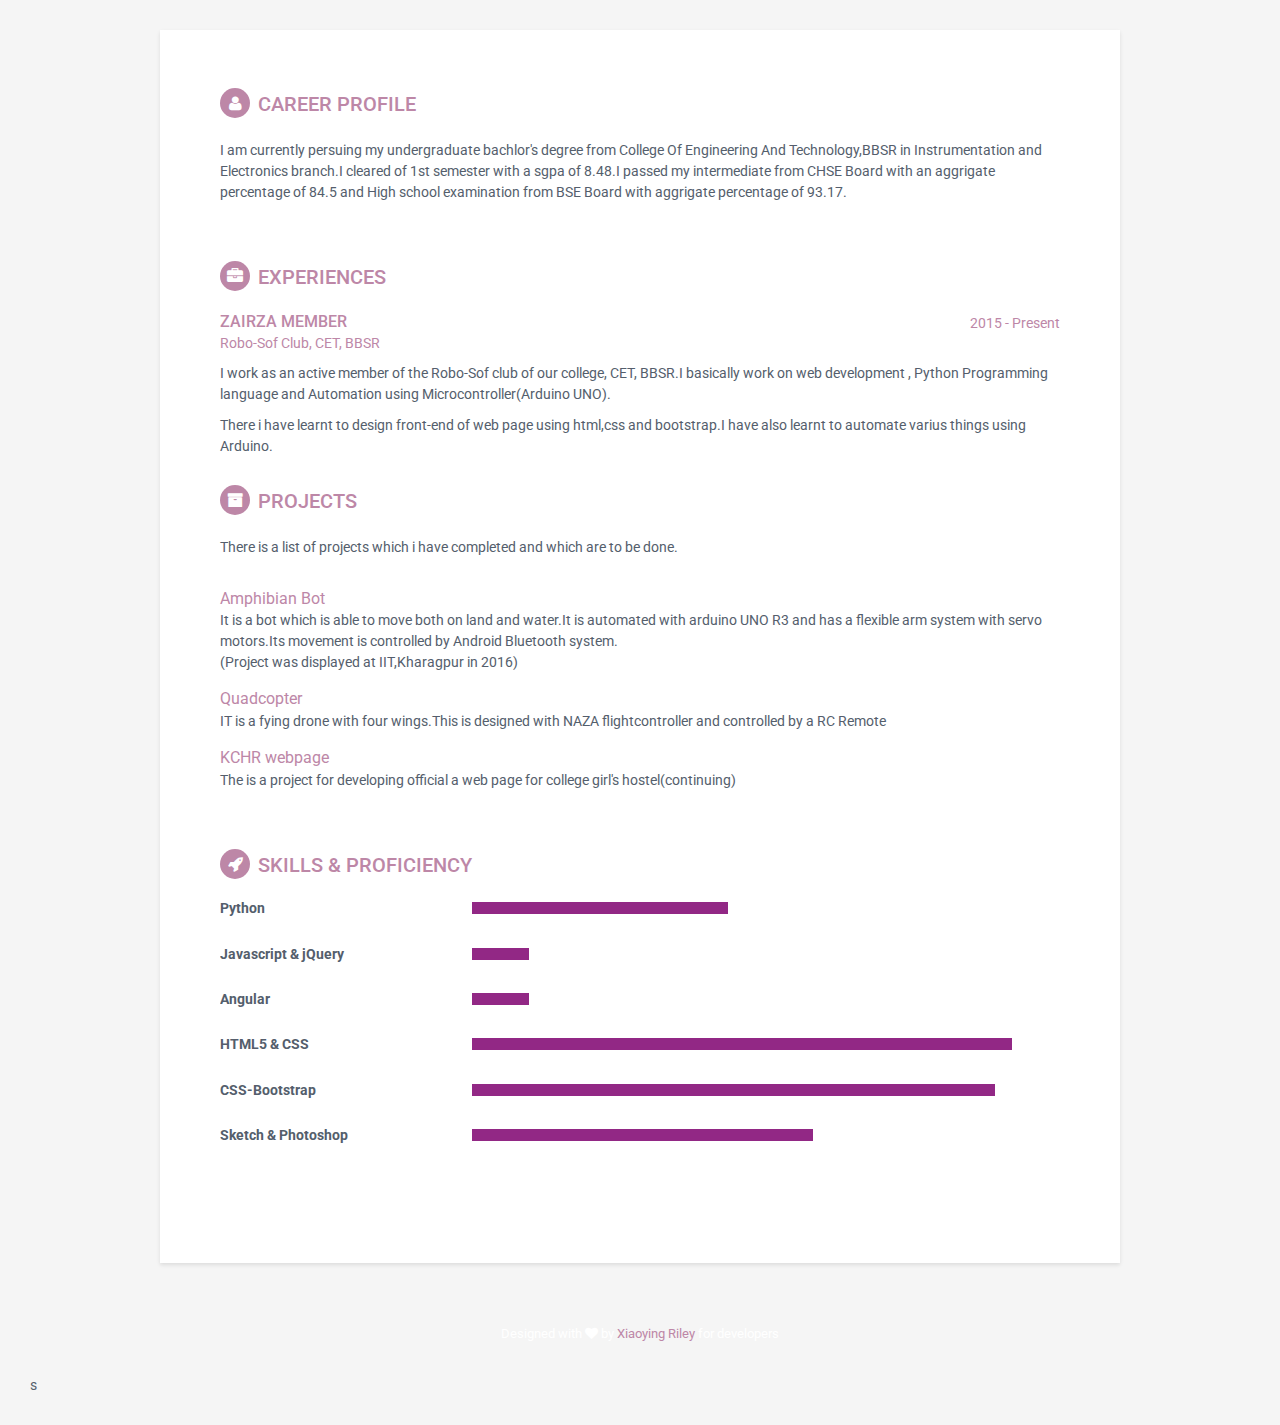
<file: orbit-v1.0/index.html>
<!DOCTYPE html>
<!--[if IE 8]> <html lang="en" class="ie8"> <![endif]-->  
<!--[if IE 9]> <html lang="en" class="ie9"> <![endif]-->  
<!--[if !IE]><!--> <html lang="en"> <!--<![endif]-->  
<head>
    <title>My Resume</title>
    <!-- Meta -->
    <meta charset="utf-8">
    <meta http-equiv="X-UA-Compatible" content="IE=edge">
    <meta name="viewport" content="width=device-width, initial-scale=1.0">
    <meta name="description" content="Responsive HTML5 Resume/CV Template for Developers">
    <meta name="author" content="Xiaoying Riley at 3rd Wave Media">    
    <link rel="shortcut icon" href="favicon.ico">  
    <link href='https://fonts.googleapis.com/css?family=Roboto:400,500,400italic,300italic,300,500italic,700,700italic,900,900italic' rel='stylesheet' type='text/css'>
    <!-- Global CSS -->
    <link rel="stylesheet" href="assets/plugins/bootstrap/css/bootstrap.min.css">   
    <!-- Plugins CSS -->
    <link rel="stylesheet" href="assets/plugins/font-awesome/css/font-awesome.css">
    
    <!-- Theme CSS -->  
    <link id="theme-style" rel="stylesheet" href="assets/css/styles.css">
    <!-- HTML5 shim and Respond.js for IE8 support of HTML5 elements and media queries -->
    <!--[if lt IE 9]>
      <script src="https://oss.maxcdn.com/html5shiv/3.7.2/html5shiv.min.js"></script>
      <script src="https://oss.maxcdn.com/respond/1.4.2/respond.min.js"></script>
    <![endif]-->
</head> 

<body>
    <div class="wrapper">        
        <div class="main-wrapper">
            
            <section class="section summary-section">
                <h2 class="section-title"><i class="fa fa-user"></i>Career Profile</h2>
                <div class="summary">
                    <p>I am currently persuing my undergraduate bachlor's degree from College Of Engineering And Technology,BBSR in Instrumentation and Electronics branch.I cleared of 1st semester with a sgpa of 8.48.I passed my intermediate from CHSE Board with an aggrigate percentage of 84.5 and  High school examination from BSE Board with aggrigate percentage of 93.17. </p>
                </div><!--//summary-->
            </section><!--//section-->
            <section class="section experiences-section">
                <h2 class="section-title"><i class="fa fa-briefcase"></i>Experiences</h2>
                
                <div class="item">
                    <div class="meta">
                        <div class="upper-row">
                            <h3 class="job-title">ZAIRZA MEMBER</h3>
                            <div class="time">2015 - Present</div>
                        </div><!--//upper-row-->
                        <div class="company">Robo-Sof Club, CET, BBSR</div>
                    </div><!--//meta-->
                    <div class="details">
                        <p>I work as an active member of the Robo-Sof club of our college, CET, BBSR.I basically work on web development , Python Programming language and Automation using Microcontroller(Arduino UNO).</p>  
                        <p>There i have learnt to design front-end of web page using html,css and bootstrap.I have also learnt to automate varius things using Arduino. </p>
                    </div><!--//details-->
                </div><!--//item-->
            
            
            <section class="section projects-section">
                <h2 class="section-title"><i class="fa fa-archive"></i>Projects</h2>
                <div class="intro">
                    <p>There is a list of projects which i have completed and which are to be done.</p>
                </div><!--//intro-->
                <div class="item">
                    <span class="project-title">Amphibian Bot</span> 
                     <p>
                    <span class="project-tagline">It is a bot which is able to move both on land and water.It is automated with arduino UNO R3 and has a flexible arm system with servo motors.Its movement is controlled by Android Bluetooth system.<br>(Project was displayed at IIT,Kharagpur in 2016)</span>
                     </p>
                </div><!--//item-->
                <div class="item">
                    <span class="project-title">Quadcopter</span> 
                    <p>
                    <span class="project-tagline">IT is a fying drone with four wings.This is designed with NAZA flightcontroller and controlled by a RC Remote</span>
                    </p>
                </div><!--//item-->
                <div class="item">
                    <span class="project-title">KCHR webpage</span> 
                    <p>
                     <span class="project-tagline">The is a project for developing official a web page for college girl's hostel(continuing) </span>
                     </p>
                </div><!--//item-->
                
            </section><!--//section-->
            
            <section class="skills-section section">
                <h2 class="section-title"><i class="fa fa-rocket"></i>Skills &amp; Proficiency</h2>
                <div class="skillset">        
                    <div class="item">
                        <h3 class="level-title">Python</h3>
                        <div class="level-bar">
                            <div class="level-bar-inner" data-level="45%">
                            </div>                                      
                        </div><!--//level-bar-->                                 
                    </div><!--//item-->
                    
                    <div class="item">
                        <h3 class="level-title">Javascript &amp; jQuery</h3>
                        <div class="level-bar">
                            <div class="level-bar-inner" data-level="10%">
                            </div>                                      
                        </div><!--//level-bar-->                                 
                    </div><!--//item-->
                    
                    <div class="item">
                        <h3 class="level-title">Angular</h3>
                        <div class="level-bar">
                            <div class="level-bar-inner" data-level="10%">
                            </div>                                      
                        </div><!--//level-bar-->                                 
                    </div><!--//item-->
                    
                    <div class="item">
                        <h3 class="level-title">HTML5 &amp; CSS</h3>
                        <div class="level-bar">
                            <div class="level-bar-inner" data-level="95%">
                            </div>                                      
                        </div><!--//level-bar-->                                 
                    </div><!--//item-->
                    
                    <div class="item">
                        <h3 class="level-title">CSS-Bootstrap</h3>
                        <div class="level-bar">
                            <div class="level-bar-inner" data-level="92%">
                            </div>                                      
                        </div><!--//level-bar-->                                 
                    </div><!--//item-->
                    
                    <div class="item">
                        <h3 class="level-title">Sketch &amp; Photoshop</h3>
                        <div class="level-bar">
                            <div class="level-bar-inner" data-level="60%">
                            </div>                                      
                        </div><!--//level-bar-->                                 
                    </div><!--//item-->
                    
                </div>  
            </section><!--//skills-section-->
            
        </div><!--//main-body-->
    </div>
 
    <footer class="footer">
        <div class="text-center">
                <!--/* This template is released under the Creative Commons Attribution 3.0 License. Please keep the attribution link below when using for your own project. Thank you for your support. :) If you'd like to use the template without the attribution, you can check out other license options via our website: themes.3rdwavemedia.com */-->
                <small class="copyright">Designed with <i class="fa fa-heart"></i> by <a href="http://themes.3rdwavemedia.com" target="_blank">Xiaoying Riley</a> for developers</small>
        </div><!--//container-->
    </footer><!--//footer-->
 
    <!-- Javascript -->          
    <script type="text/javascript" src="assets/plugins/jquery-1.11.3.min.js"></script>
    <script type="text/javascript" src="assets/plugins/bootstrap/js/bootstrap.min.js"></script>    
    <!-- custom js -->
    <script type="text/javascript" src="assets/js/main.js"></script>            
</body>
</html> 

s
</file>
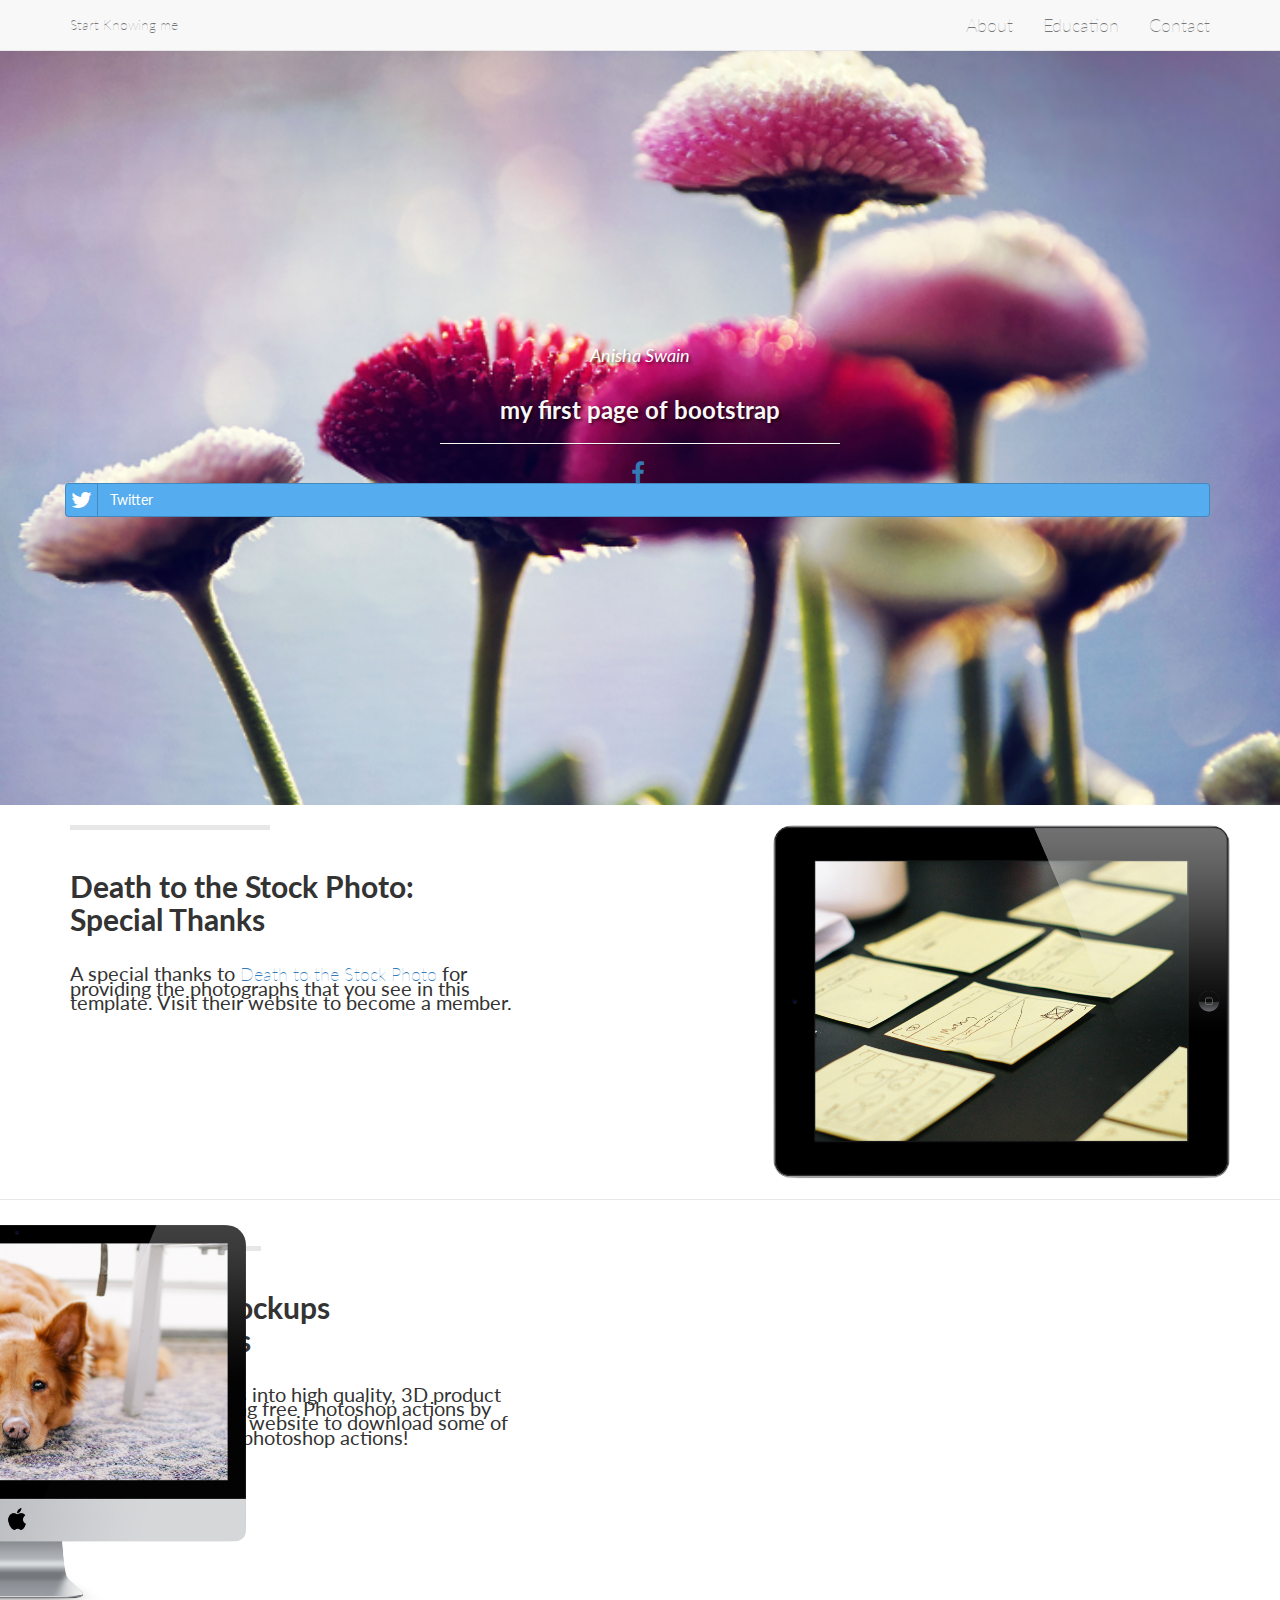
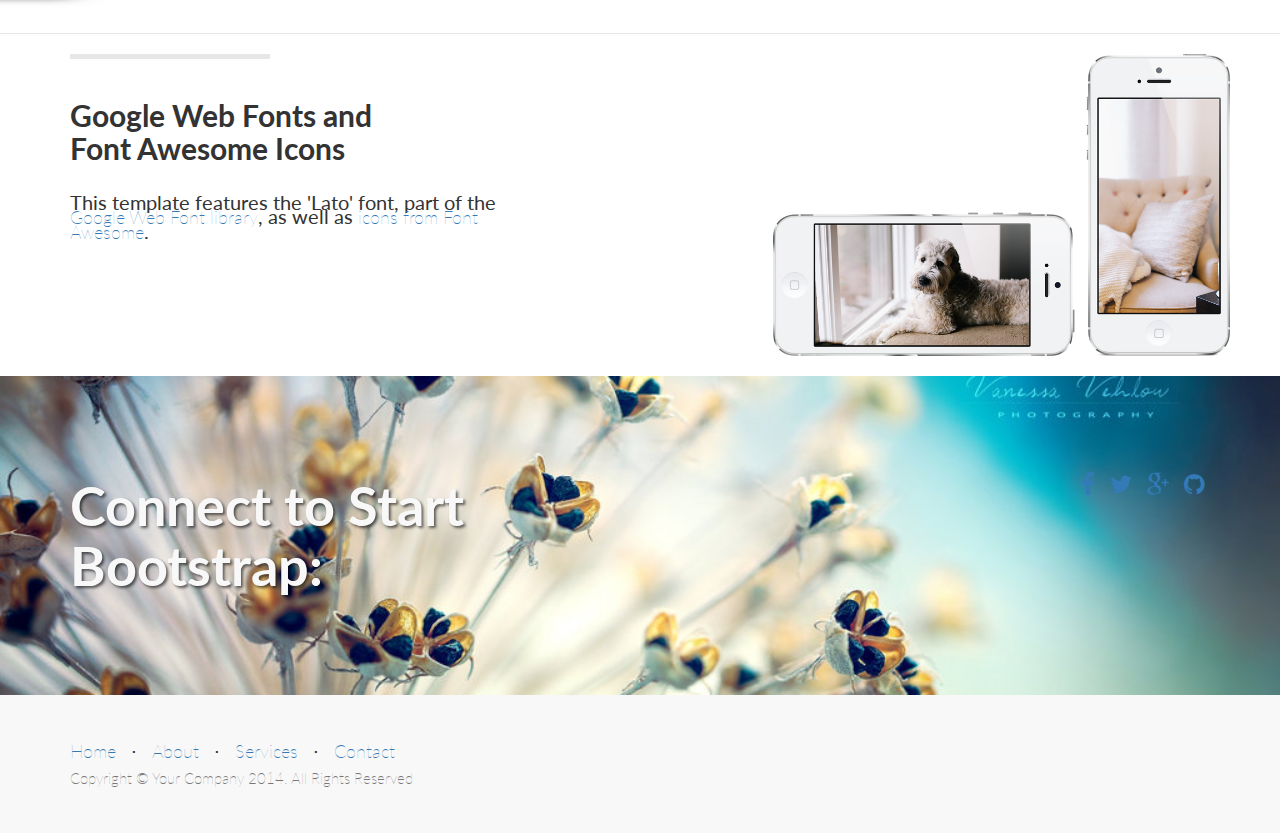
<file: trial.html>
<!DOCTYPE html>
<html lang="en">

<head>

    <meta charset="utf-8">
    <meta http-equiv="X-UA-Compatible" content="IE=edge">
    <meta name="viewport" content="width=device-width, initial-scale=1">
    <meta name="description" content="">
    <meta name="author" content="">

    <title>itz trial</title>

    <!-- Bootstrap Core CSS -->
    <link href="css/bootstrap.min.css" rel="stylesheet">

    <!-- Custom CSS -->
    <link href="css/landing-page.css" rel="stylesheet">

    <!-- Custom Fonts -->
    <link href="font-awesome/css/font-awesome.min.css" rel="stylesheet" type="text/css">
    <link href="http://fonts.googleapis.com/css?family=Lato:300,400,700,300italic,400italic,700italic" rel="stylesheet" type="text/css">
    <link rel="stylesheet" type="text/css" href="./bootstrap-social-gh-pages/bootstrap-social.css">

     

    <!-- HTML5 Shim and Respond.js IE8 support of HTML5 elements and media queries -->
    <!-- WARNING: Respond.js doesn't work if you view the page via file:// -->
    <!--[if lt IE 9]>
        <script src="https://oss.maxcdn.com/libs/html5shiv/3.7.0/html5shiv.js"></script>
        <script src="https://oss.maxcdn.com/libs/respond.js/1.4.2/respond.min.js"></script>
    <![endif]-->

</head>

<body>

    <!-- Navigation -->
    <nav class="navbar navbar-default navbar-fixed-top topnav" role="navigation">
        <div class="container topnav">
            <!-- Brand and toggle get grouped for better mobile display -->
            <div class="navbar-header">
                <button type="button" class="navbar-toggle" data-toggle="collapse" data-target="#bs-example-navbar-collapse-1">
                    <span class="sr-only">Toggle navigation</span>
                    <span class="icon-bar"></span>
                    <span class="icon-bar"></span>
                    <span class="icon-bar"></span>
                </button>
                <a class="navbar-brand topnav" href="#">Start Knowing me</a>
            </div>
            <!-- Collect the nav links, forms, and other content for toggling -->
            <div class="collapse navbar-collapse" id="bs-example-navbar-collapse-1">
                <ul class="nav navbar-nav navbar-right">
                    <li>
                        <a href="#about">About</a>
                    </li>
                    <li>
                        <a href="#services">Education</a>
                    </li>
                    <li>
                        <a href="#contact">Contact</a>
                    </li>
                </ul>
            </div>
            <!-- /.navbar-collapse -->
        </div>
        <!-- /.container -->
    </nav>


    <!-- Header -->
    <a name="about"></a>
    <div class="intro-header">
        <div class="container">

            <div class="row">
                <div class="col-lg-12">
                    <div class="intro-message">
                     <h1><i>Anisha Swain</i></h1>
                        <h3>my first page of bootstrap</h3>
                        <hr class="intro-divider">
                        <ul class="list-inline intro-social-buttons">
                            <li><a href="#"><i class="fa fa-lg fa-facebook"></i></a></li>
                                <a class="btn btn-block btn-social btn-twitter">
                            <span class="fa fa-twitter fa-fw"></span>Twitter
                            </a>
                    </div>
                </div>
            </div> 

        </div>
        <!-- /.container -->

    </div>
    <!-- /.intro-header -->

    <!-- Page Content -->

	<a  name="services"></a>
    <div class="content-section-a">

        <div class="container">
            <div class="row">
                <div class="col-lg-5 col-sm-6">
                    <hr class="section-heading-spacer">
                    <div class="clearfix"></div>
                    <h2 class="section-heading">Death to the Stock Photo:<br>Special Thanks</h2>
                    <p class="lead">A special thanks to <a target="_blank" href="http://join.deathtothestockphoto.com/">Death to the Stock Photo</a> for providing the photographs that you see in this template. Visit their website to become a member.</p>
                </div>
                <div class="col-lg-5 col-lg-offset-2 col-sm-6">
                    <img class="img-responsive" src="img/ipad.png" alt="">
                </div>
            </div>

        </div>
        <!-- /.container -->

    </div>
    <!-- /.content-section-a -->

    <div class="content-section-b">

        <div class="container">

            <div class="row">
                <div class="col-lg-5 col-lg-offset-1 col-sm-push-6  col-sm-6">
                    <hr class="section-heading-spacer">
                    <div class="clearfix"></div>
                    <h2 class="section-heading">3D Device Mockups<br>by PSDCovers</h2>
                    <p class="lead">Turn your 2D designs into high quality, 3D product shots in seconds using free Photoshop actions by <a target="_blank" href="http://www.psdcovers.com/">PSDCovers</a>! Visit their website to download some of their awesome, free photoshop actions!</p>
                </div>
                <div class="col-lg-5 col-sm-pull-6  col-sm-6">
                    <img class="img-responsive" src="img/dog.png" alt="">
                </div>
            </div>

        </div>
        <!-- /.container -->

    </div>
    <!-- /.content-section-b -->

    <div class="content-section-a">

        <div class="container">

            <div class="row">
                <div class="col-lg-5 col-sm-6">
                    <hr class="section-heading-spacer">
                    <div class="clearfix"></div>
                    <h2 class="section-heading">Google Web Fonts and<br>Font Awesome Icons</h2>
                    <p class="lead">This template features the 'Lato' font, part of the <a target="_blank" href="http://www.google.com/fonts">Google Web Font library</a>, as well as <a target="_blank" href="http://fontawesome.io">icons from Font Awesome</a>.</p>
                </div>
                <div class="col-lg-5 col-lg-offset-2 col-sm-6">
                    <img class="img-responsive" src="img/phones.png" alt="">
                </div>
            </div>

        </div>
        <!-- /.container -->

    </div>
    <!-- /.content-section-a -->

	<a  name="contact"></a>
    <div class="banner">

        <div class="container">

            <div class="row">
                <div class="col-lg-6">
                    <h2>Connect to Start Bootstrap:</h2>
                </div>
                <div class="col-lg-6">
                    <ul class="list-inline banner-social-buttons">
                         
        <li><a href="#"><i class="fa fa-lg fa-facebook"></i></a></li>
        <li><a href="#"><i class="fa fa-lg fa-twitter"></i></a></li>
        <li><a href="#"><i class="fa fa-lg fa-google-plus"></i></a></li>
        <li><a href="#"><i class="fa fa-lg fa-github"></i></a></li>
                    
                </div>
            </div>

        </div>
        <!-- /.container -->

    </div>
    <!-- /.banner -->

    <!-- Footer -->
    <footer>
        <div class="container">
            <div class="row">
                <div class="col-lg-12">
                    <ul class="list-inline">
                        <li>
                            <a href="#">Home</a>
                        </li>
                        <li class="footer-menu-divider">&sdot;</li>
                        <li>
                            <a href="#about">About</a>
                        </li>
                        <li class="footer-menu-divider">&sdot;</li>
                        <li>
                            <a href="#services">Services</a>
                        </li>
                        <li class="footer-menu-divider">&sdot;</li>
                        <li>
                            <a href="#contact">Contact</a>
                        </li>
                    </ul>
                    <p class="copyright text-muted small">Copyright &copy; Your Company 2014. All Rights Reserved</p>
                </div>
            </div>
        </div>
    </footer>

    <!-- jQuery -->
    <script src="js/jquery.js"></script>

    <!-- Bootstrap Core JavaScript -->
    <script src="js/bootstrap.min.js"></script>

</body>

</html>
</file>
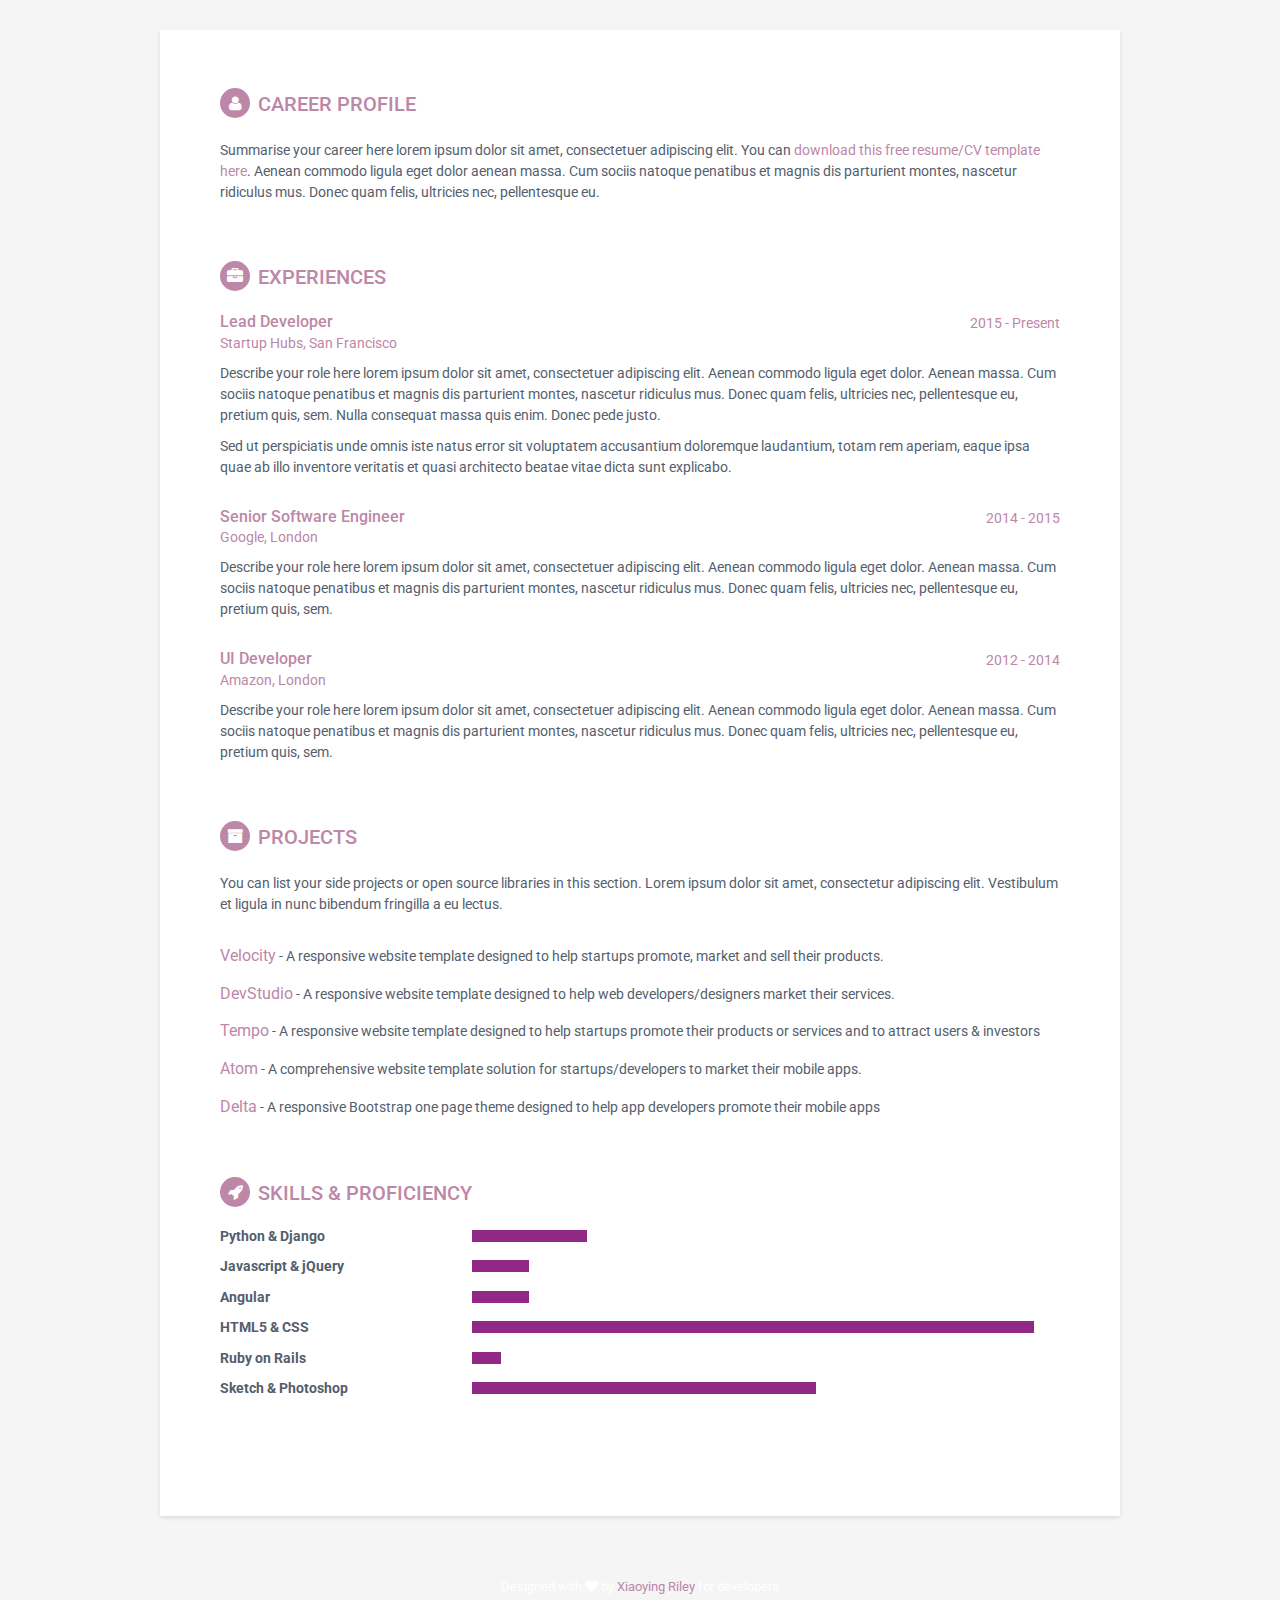
<file: orbit-v1.0/trialresume.html>
<!DOCTYPE html>
<!--[if IE 8]> <html lang="en" class="ie8"> <![endif]-->  
<!--[if IE 9]> <html lang="en" class="ie9"> <![endif]-->  
<!--[if !IE]><!--> <html lang="en"> <!--<![endif]-->  
<head>
    <title>My Resume</title>
    <!-- Meta -->
    <meta charset="utf-8">
    <meta http-equiv="X-UA-Compatible" content="IE=edge">
    <meta name="viewport" content="width=device-width, initial-scale=1.0">
    <meta name="description" content="Responsive HTML5 Resume/CV Template for Developers">
    <meta name="author" content="Xiaoying Riley at 3rd Wave Media">    
    <link rel="shortcut icon" href="favicon.ico">  
    <link href='https://fonts.googleapis.com/css?family=Roboto:400,500,400italic,300italic,300,500italic,700,700italic,900,900italic' rel='stylesheet' type='text/css'>
    <!-- Global CSS -->
    <link rel="stylesheet" href="assets/plugins/bootstrap/css/bootstrap.min.css">   
    <!-- Plugins CSS -->
    <link rel="stylesheet" href="assets/plugins/font-awesome/css/font-awesome.css">
    
    <!-- Theme CSS -->  
    <link id="theme-style" rel="stylesheet" href="assets/css/styles.css">
    <!-- HTML5 shim and Respond.js for IE8 support of HTML5 elements and media queries -->
    <!--[if lt IE 9]>
      <script src="https://oss.maxcdn.com/html5shiv/3.7.2/html5shiv.min.js"></script>
      <script src="https://oss.maxcdn.com/respond/1.4.2/respond.min.js"></script>
    <![endif]-->
</head> 

<body>
    <div class="wrapper">        
        <div class="main-wrapper">
            
            <section class="section summary-section">
                <h2 class="section-title"><i class="fa fa-user"></i>Career Profile</h2>
                <div class="summary">
                    <p>Summarise your career here lorem ipsum dolor sit amet, consectetuer adipiscing elit. You can <a href="http://themes.3rdwavemedia.com/website-templates/orbit-free-resume-cv-template-for-developers/" target="_blank">download this free resume/CV template here</a>. Aenean commodo ligula eget dolor aenean massa. Cum sociis natoque penatibus et magnis dis parturient montes, nascetur ridiculus mus. Donec quam felis, ultricies nec, pellentesque eu.</p>
                </div><!--//summary-->
            </section><!--//section-->
            
            <section class="section experiences-section">
                <h2 class="section-title"><i class="fa fa-briefcase"></i>Experiences</h2>
                
                <div class="item">
                    <div class="meta">
                        <div class="upper-row">
                            <h3 class="job-title">Lead Developer</h3>
                            <div class="time">2015 - Present</div>
                        </div><!--//upper-row-->
                        <div class="company">Startup Hubs, San Francisco</div>
                    </div><!--//meta-->
                    <div class="details">
                        <p>Describe your role here lorem ipsum dolor sit amet, consectetuer adipiscing elit. Aenean commodo ligula eget dolor. Aenean massa. Cum sociis natoque penatibus et magnis dis parturient montes, nascetur ridiculus mus. Donec quam felis, ultricies nec, pellentesque eu, pretium quis, sem. Nulla consequat massa quis enim. Donec pede justo.</p>  
                        <p>Sed ut perspiciatis unde omnis iste natus error sit voluptatem accusantium doloremque laudantium, totam rem aperiam, eaque ipsa quae ab illo inventore veritatis et quasi architecto beatae vitae dicta sunt explicabo. </p>
                    </div><!--//details-->
                </div><!--//item-->
                
                <div class="item">
                    <div class="meta">
                        <div class="upper-row">
                            <h3 class="job-title">Senior Software Engineer</h3>
                            <div class="time">2014 - 2015</div>
                        </div><!--//upper-row-->
                        <div class="company">Google, London</div>
                    </div><!--//meta-->
                    <div class="details">
                        <p>Describe your role here lorem ipsum dolor sit amet, consectetuer adipiscing elit. Aenean commodo ligula eget dolor. Aenean massa. Cum sociis natoque penatibus et magnis dis parturient montes, nascetur ridiculus mus. Donec quam felis, ultricies nec, pellentesque eu, pretium quis, sem.</p>  
                        
                    </div><!--//details-->
                </div><!--//item-->
                
                <div class="item">
                    <div class="meta">
                        <div class="upper-row">
                            <h3 class="job-title">UI Developer</h3>
                            <div class="time">2012 - 2014</div>
                        </div><!--//upper-row-->
                        <div class="company">Amazon, London</div>
                    </div><!--//meta-->
                    <div class="details">
                        <p>Describe your role here lorem ipsum dolor sit amet, consectetuer adipiscing elit. Aenean commodo ligula eget dolor. Aenean massa. Cum sociis natoque penatibus et magnis dis parturient montes, nascetur ridiculus mus. Donec quam felis, ultricies nec, pellentesque eu, pretium quis, sem.</p>  
                    </div><!--//details-->
                </div><!--//item-->
                
            </section><!--//section-->
            
            <section class="section projects-section">
                <h2 class="section-title"><i class="fa fa-archive"></i>Projects</h2>
                <div class="intro">
                    <p>You can list your side projects or open source libraries in this section. Lorem ipsum dolor sit amet, consectetur adipiscing elit. Vestibulum et ligula in nunc bibendum fringilla a eu lectus.</p>
                </div><!--//intro-->
                <div class="item">
                    <span class="project-title"><a href="#hook">Velocity</a></span> - <span class="project-tagline">A responsive website template designed to help startups promote, market and sell their products.</span>
                    
                </div><!--//item-->
                <div class="item">
                    <span class="project-title"><a href="http://themes.3rdwavemedia.com/website-templates/responsive-bootstrap-theme-web-development-agencies-devstudio/" target="_blank">DevStudio</a></span> - 
                    <span class="project-tagline">A responsive website template designed to help web developers/designers market their services. </span>
                </div><!--//item-->
                <div class="item">
                    <span class="project-title"><a href="http://themes.3rdwavemedia.com/website-templates/responsive-bootstrap-theme-for-startups-tempo/" target="_blank">Tempo</a></span> - <span class="project-tagline">A responsive website template designed to help startups promote their products or services and to attract users &amp; investors</span>
                </div><!--//item-->
                <div class="item">
                    <span class="project-title"><a href="hhttp://themes.3rdwavemedia.com/website-templates/responsive-bootstrap-theme-mobile-apps-atom/" target="_blank">Atom</a></span> - <span class="project-tagline">A comprehensive website template solution for startups/developers to market their mobile apps. </span>
                </div><!--//item-->
                <div class="item">
                    <span class="project-title"><a href="http://themes.3rdwavemedia.com/website-templates/responsive-bootstrap-theme-for-mobile-apps-delta/" target="_blank">Delta</a></span> - <span class="project-tagline">A responsive Bootstrap one page theme designed to help app developers promote their mobile apps</span>
                </div><!--//item-->
            </section><!--//section-->
            
            <section class="skills-section section">
                <h2 class="section-title"><i class="fa fa-rocket"></i>Skills &amp; Proficiency</h2>
                <div class="skillset">        
                    <div class="item">
                        <h3 class="level-title">Python &amp; Django</h3>
                        <div class="level-bar">
                            <div class="level-bar-inner" data-level="20%">
                            </div>                                      
                        </div><!--//level-bar-->                                 
                    </div><!--//item-->
                    
                    <div class="item">
                        <h3 class="level-title">Javascript &amp; jQuery</h3>
                        <div class="level-bar">
                            <div class="level-bar-inner" data-level="10%">
                            </div>                                      
                        </div><!--//level-bar-->                                 
                    </div><!--//item-->
                    
                    <div class="item">
                        <h3 class="level-title">Angular</h3>
                        <div class="level-bar">
                            <div class="level-bar-inner" data-level="10%">
                            </div>                                      
                        </div><!--//level-bar-->                                 
                    </div><!--//item-->
                    
                    <div class="item">
                        <h3 class="level-title">HTML5 &amp; CSS</h3>
                        <div class="level-bar">
                            <div class="level-bar-inner" data-level="98%">
                            </div>                                      
                        </div><!--//level-bar-->                                 
                    </div><!--//item-->
                    
                    <div class="item">
                        <h3 class="level-title">Ruby on Rails</h3>
                        <div class="level-bar">
                            <div class="level-bar-inner" data-level="5%">
                            </div>                                      
                        </div><!--//level-bar-->                                 
                    </div><!--//item-->
                    
                    <div class="item">
                        <h3 class="level-title">Sketch &amp; Photoshop</h3>
                        <div class="level-bar">
                            <div class="level-bar-inner" data-level="60%">
                            </div>                                      
                        </div><!--//level-bar-->                                 
                    </div><!--//item-->
                    
                </div>  
            </section><!--//skills-section-->
            
        </div><!--//main-body-->
    </div>
 
    <footer class="footer">
        <div class="text-center">
                <!--/* This template is released under the Creative Commons Attribution 3.0 License. Please keep the attribution link below when using for your own project. Thank you for your support. :) If you'd like to use the template without the attribution, you can check out other license options via our website: themes.3rdwavemedia.com */-->
                <small class="copyright">Designed with <i class="fa fa-heart"></i> by <a href="http://themes.3rdwavemedia.com" target="_blank">Xiaoying Riley</a> for developers</small>
        </div><!--//container-->
    </footer><!--//footer-->
 
    <!-- Javascript -->          
    <script type="text/javascript" src="assets/plugins/jquery-1.11.3.min.js"></script>
    <script type="text/javascript" src="assets/plugins/bootstrap/js/bootstrap.min.js"></script>    
    <!-- custom js -->
    <script type="text/javascript" src="assets/js/main.js"></script>            
</body>
</html>
</file>
<file: bootstrap-social-gh-pages/assets/css/docs.css>
body{font-weight:300;-webkit-font-smoothing:antialiased}
h2{text-align:center;font-weight:300}
.btn-social-icon{margin-bottom:4px}
.jumbotron{position:relative;font-size:16px;color:#fff;color:rgba(255,255,255,0.75);text-align:center;border-radius:0;padding-bottom:80px;background-image:-webkit-linear-gradient(left, #720e9e 0, #dd4b39 100%);background-image:-o-linear-gradient(left, #720e9e 0, #dd4b39 100%);background-image:linear-gradient(to right, #720e9e 0, #dd4b39 100%);background-repeat:repeat-x;filter:progid:DXImageTransform.Microsoft.gradient(startColorstr='#ff720e9e', endColorstr='#ffdd4b39', GradientType=1)}.jumbotron h1{margin-bottom:15px;font-weight:300;letter-spacing:-1px;color:#fff}
.jumbotron iframe{width:100px !important;height:20px !important;border:none;overflow:hidden;margin:2px}
.jumbotron p a,.jumbotron .jumbotron-links a{font-weight:500;color:#fff}
.jumbotron .jumbotron-links{margin-top:15px;margin-bottom:0;padding-left:0;list-style:none;font-size:14px}.jumbotron .jumbotron-links li{display:inline}
.jumbotron .jumbotron-links li+li{margin-left:20px}
.jumbotron .bottom{position:absolute;bottom:0;left:0;right:0;padding:18px;background-color:rgba(0,0,0,0.2)}
.btn-outline{margin-top:15px;margin-bottom:15px;padding:18px 24px;font-size:inherit;font-weight:500;color:#fff;background-color:transparent;border-color:#fff;border-color:rgba(255,255,255,0.5);transition:all .1s ease-in-out}.btn-outline:hover,.btn-outline:active{color:#720e9e;background-color:#fff;border-color:#fff}
.how-to{padding:20px}.how-to h2{text-align:center}
.how-to li{font-size:21px;line-height:1.7;margin-top:20px}.how-to li p{font-size:16px;color:#555}
.how-to code{font-size:85%;word-wrap:break-word;white-space:normal}
footer{text-align:center;opacity:.8;padding:50px;background-image:-webkit-linear-gradient(left, #dd4b39 0, #720e9e 100%);background-image:-o-linear-gradient(left, #dd4b39 0, #720e9e 100%);background-image:linear-gradient(to right, #dd4b39 0, #720e9e 100%);background-repeat:repeat-x;filter:progid:DXImageTransform.Microsoft.gradient(startColorstr='#ffdd4b39', endColorstr='#ff720e9e', GradientType=1)}footer a{color:#fff}footer a:hover{color:#fff}
.links{margin:0;list-style:none;padding-left:0}.links li{display:inline;padding:0 10px}
.social-class .social-hex{font-family:Monaco,Menlo,Consolas,"Courier New",monospace;font-size:10px;opacity:.3;float:right}
.social-class li{margin-bottom:4px}.social-class li:hover .social-hex{opacity:1}
.social-class li:hover code{background-color:#e8e8ee}
.social-class code{cursor:default}
</file>
<file: orbit-v1.0/assets/css/styles.css>
/*   
 * Template Name: Orbit - Responsive Resume/CV Template for Developers
 * Version: 1.0
 * Author: Xiaoying Riley
 * Twitter: @3rdwave_themes
 * License: Creative Commons Attribution 3.0 License
 * Website: http://themes.3rdwavemedia.com/
*/
/* styles.css */
/* ======= Base ======= */
body {
  font-family: 'Roboto', sans-serif;
  color: #545E6C;
  background: #f5f5f5;
  font-size: 14px;
  padding: 30px;
  -webkit-font-smoothing: antialiased;
  -moz-osx-font-smoothing: grayscale;
}
h1,
h2,
h3,
h4,
h5,
h6 {
  font-weight: 700;
}
a {
  color: #BD87A7;
  -webkit-transition: all 0.4s ease-in-out;
  -moz-transition: all 0.4s ease-in-out;
  -ms-transition: all 0.4s ease-in-out;
  -o-transition: all 0.4s ease-in-out;
}
a:hover {
  text-decoration: underline;
  color: #1a454f;
}
a:focus {
  text-decoration: none;
}
p {
  line-height: 1.5;
}
.wrapper {
  background: #BD87A7;
  max-width: 960px;
  margin: 0 auto;
  position: relative;
  -webkit-box-shadow: 0px 2px 4px rgba(0, 0, 0, 0.1);
  -moz-box-shadow: 0px 2px 4px rgba(0, 0, 0, 0.1);
  box-shadow: 0px 2px 4px rgba(0, 0, 0, 0.1);
}
.sidebar-wrapper {
  background: #BD87A7;
  position: absolute;
  right: 0;
  width: 240px;
  height: 100%;
  min-height: 800px;
  color: #fff;
}
.sidebar-wrapper a {
  color: #fff;
}
.sidebar-wrapper .profile-container {
  padding: 30px;
  background: rgba(0, 0, 0, 0.2);
  text-align: center;
  color: #fff;
  
}
.sidebar-wrapper .name {
  font-size: 32px;
  font-weight: 900;
  margin-top: 0;
  margin-bottom: 10px;
}
.sidebar-wrapper .tagline {
  color: rgba(255, 255, 255, 0.6);
  font-size: 16px;
  font-weight: 400;
  margin-top: 0;
  margin-bottom: 0;
}
.sidebar-wrapper .profile {
  margin-bottom: 15px;
}
.sidebar-wrapper .contact-list .fa {
  margin-right: 5px;
  font-size: 18px;
  vertical-align: middle;
}
.sidebar-wrapper .contact-list li {
  margin-bottom: 15px;
}
.sidebar-wrapper .contact-list li:last-child {
  margin-bottom: 0;
}
.sidebar-wrapper .contact-list .email .fa {
  font-size: 14px;
}
.sidebar-wrapper .container-block {
  padding: 30px;
}
.sidebar-wrapper .container-block-title {
  text-transform: uppercase;
  font-size: 16px;
  font-weight: 700;
  margin-top: 0;
  margin-bottom: 15px;
}
.sidebar-wrapper .degree {
  font-size: 14px;
  margin-top: 0;
  margin-bottom: 5px;
}
.sidebar-wrapper .education-container .item {
  margin-bottom: 15px;
}
.sidebar-wrapper .education-container .item:last-child {
  margin-bottom: 0;
}
.sidebar-wrapper .education-container .meta {
  color: rgba(255, 255, 255, 0.6);
  font-weight: 500;
  margin-bottom: 0px;
  margin-top: 0;
}
.sidebar-wrapper .education-container .time {
  color: rgba(255, 255, 255, 0.6);
  font-weight: 500;
  margin-bottom: 0px;
}
.sidebar-wrapper .languages-container .lang-desc {
  color: rgba(255, 255, 255, 0.6);
}
.sidebar-wrapper .languages-list {
  margin-bottom: 0;
}
.sidebar-wrapper .languages-list li {
  margin-bottom: 10px;
}
.sidebar-wrapper .languages-list li:last-child {
  margin-bottom: 0;
}
.sidebar-wrapper .interests-list {
  margin-bottom: 0;
}
.sidebar-wrapper .interests-list li {
  margin-bottom: 10px;
}
.sidebar-wrapper .interests-list li:last-child {
  margin-bottom: 0;
}
.main-wrapper {
  background: #fff;
  padding: 60px;
  
}
.main-wrapper .section-title {
  text-transform: uppercase;
  font-size: 20px;
  font-weight: 500;
  color: #BD87A7;
  position: relative;
  margin-top: 0;
  margin-bottom: 20px;
}
.main-wrapper .section-title .fa {
  width: 30px;
  height: 30px;
  margin-right: 8px;
  display: inline-block;
  color: #fff;
  -webkit-border-radius: 50%;
  -moz-border-radius: 50%;
  -ms-border-radius: 50%;
  -o-border-radius: 50%;
  border-radius: 50%;
  -moz-background-clip: padding;
  -webkit-background-clip: padding-box;
  background-clip: padding-box;
  background: #BD87A7;
  text-align: center;
  padding-top: 8px;
  font-size: 16px;
  position: relative;
  top: -2px;
}
.main-wrapper .section {
  margin-bottom: 60px;
}
.main-wrapper .experiences-section .item {
  margin-bottom: 30px;
}
.main-wrapper .upper-row {
  position: relative;
  overflow: hidden;
  margin-bottom: 2px;
}
.main-wrapper .job-title {
  color: #BD87A7;
  font-size: 16px;
  margin-top: 0;
  margin-bottom: 0;
  font-weight: 500;
}
.main-wrapper .time {
  position: absolute;
  right: 0;
  top: 0;
  color: #BD87A7;
}
.main-wrapper .company {
  margin-bottom: 10px;
  color: #BD87A7;
}
.main-wrapper .project-title {
  font-size: 16px;
  font-weight: 400;
  margin-top: 0;
  margin-bottom: 5px;
  font-size: 16px;
  color:#BD87A7;
}
.main-wrapper .projects-section .intro {
  margin-bottom: 30px;
}
.main-wrapper .projects-section .item {
  margin-bottom: 15px;
}
.skillset .item {
  margin-bottom: 15px;
  overflow: hidden;
}
.skillset .level-title {
  font-size: 14px;
  margin-top: 0;
  margin-bottom: 12px;
}
.skillset .level-bar {
  height: 12px;
  background: #FFFFFF;
}
.skillset .level-bar-inner {
  height: 12px;
  background: #922885;
}
.footer {
  padding: 30px;
  padding-top: 60px;
}
.footer .copyright {
  line-height: 1.6;
  color: #FFFFFF;
  font-size: 13px;
}
.footer .fa-heart {
  color: #FFFFFF;
}
/* Extra small devices (phones, less than 768px) */
@media (max-width: 767px) {
  .sidebar-wrapper {
    position: static;
    width: inherit;
  }
  .main-wrapper {
    padding: 30px;
  }
  .main-wrapper .time {
    position: static;
    display: block;
    margin-top: 5px;
  }
  .main-wrapper .upper-row {
    margin-bottom: 0;
  }
}
/* Small devices (tablets, 768px and up) */
/* Medium devices (desktops, 992px and up) */
@media (min-width: 992px) {
  .skillset .level-title {
    display: inline-block;
    float: left;
    width: 30%;
    margin-bottom: 0;
  }
  .skillset .level-bar {
    display: inline-block;
    width: 70%;
    float: left;
    position: relative;
    top: 1px;
  }
}
/* Large devices (large desktops, 1200px and up) */
/* Ex-Large devices (large desktops, 1200px and up) */
</file>
<file: css/landing-page.css>
/*!
 * Start Bootstrap - Landing Page Bootstrap Theme (http://startbootstrap.com)
 * Code licensed under the Apache License v2.0.
 * For details, see http://www.apache.org/licenses/LICENSE-2.0.
 */

body,
html {
    width: 100%;
    height: 100%;
}

body,
h1,
h2,
h3,
h4,
h5,
h6 {
    font-family: "Lato","Helvetica Neue",Helvetica,Arial,sans-serif;
    font-weight: 700;
}

.topnav {
    font-size: 14px; 
}

.lead {
    font-size: 20px;
    font-weight: 400;
    line-height: 0.7;
}


.intro-header {
    padding-top: 50px; /* If you're making other pages, make sure there is 50px of padding to make sure the navbar doesn't overlap content! */
    padding-bottom: 50px;
    text-align: center;
    color: #f8f8f8;
    background: url(../img/19cb2e22c5e16d6699d7dfe92ba479ee-d9yi44c.png) no-repeat center center;
    background-size: cover;
}

.intro-message {
    position: relative;
    padding-top: 20%;
    padding-bottom: 20%;
}

.intro-message > h1 {
    margin: 0;
    text-shadow: 2px 2px 3px rgba(0,0,0,0.6);
    font-size: 5em;
    color: #ffffff
}

.intro-divider {
    width: 400px;
    border-top: 1px solid #f8f8f8;
    border-bottom: 1px solid rgba(0,0,0,0.2);
}

.intro-message > h3 {
    text-shadow: 2px 2px 3px rgba(0,0,0,0.6);
}

@media(max-width:767px) {
    .intro-message {
        padding-bottom: 15%;
    }

    .intro-message > h1 {
        font-size: 3em;
    }

    ul.intro-social-buttons > li {
        display: block;
        margin-bottom: 20px;
        padding: 0;
    }

    ul.intro-social-buttons > li:last-child {
        margin-bottom: 0;
    }

    .intro-divider {
        width: 100%;
    }
}

.network-name {
    text-transform: uppercase;
    font-size: 14px;
    font-weight: 400;
    letter-spacing: 2px;
}

.content-section-a {
    padding: 50px 0
    background-color: #f8f8f8;
}

.content-section-b {
    padding: 5px 5px 5px 5px;
    border-top: 1px solid #e7e7e7;
    border-bottom: 1px solid #e7e7e7;
    margin-left: -580px
}

.section-heading {
    margin-bottom: 30px;

}

.section-heading-spacer {
    float: left;
    width: 200px;
    border-top: 5px solid #e7e7e7;
}

.banner {
    padding: 100px 0;
    color: #f8f8f8;
    background: url(../img/allium_by_vularia-d9t6fvp.jpg) no-repeat center center;
    background-size: cover;
}

.banner h2 {
    margin: 0;
    text-shadow: 2px 2px 3px rgba(0,0,0,0.6);
    font-size: 3em;
}

.banner ul {
    margin-bottom: 0;
}

.banner-social-buttons {
    float: right;
    margin-top: 0;
}

@media(max-width:1199px) {
    ul.banner-social-buttons {
        float: left;
        margin-top: 15px;
    }
}

@media(max-width:767px) {
    .banner h2 {
        margin: 0;
        text-shadow: 2px 2px 3px rgba(0,0,0,0.6);
        font-size: 3em;
    }

    ul.banner-social-buttons > li {
        display: block;
        margin-bottom: 20px;
        padding: 0;
    }

    ul.banner-social-buttons > li:last-child {
        margin-bottom: 0;
    }
}

footer {
    padding: 50px 0;
    background-color: #f8f8f8;
}

p.copyright {
    margin: 15px 0 0;
}
</file>
